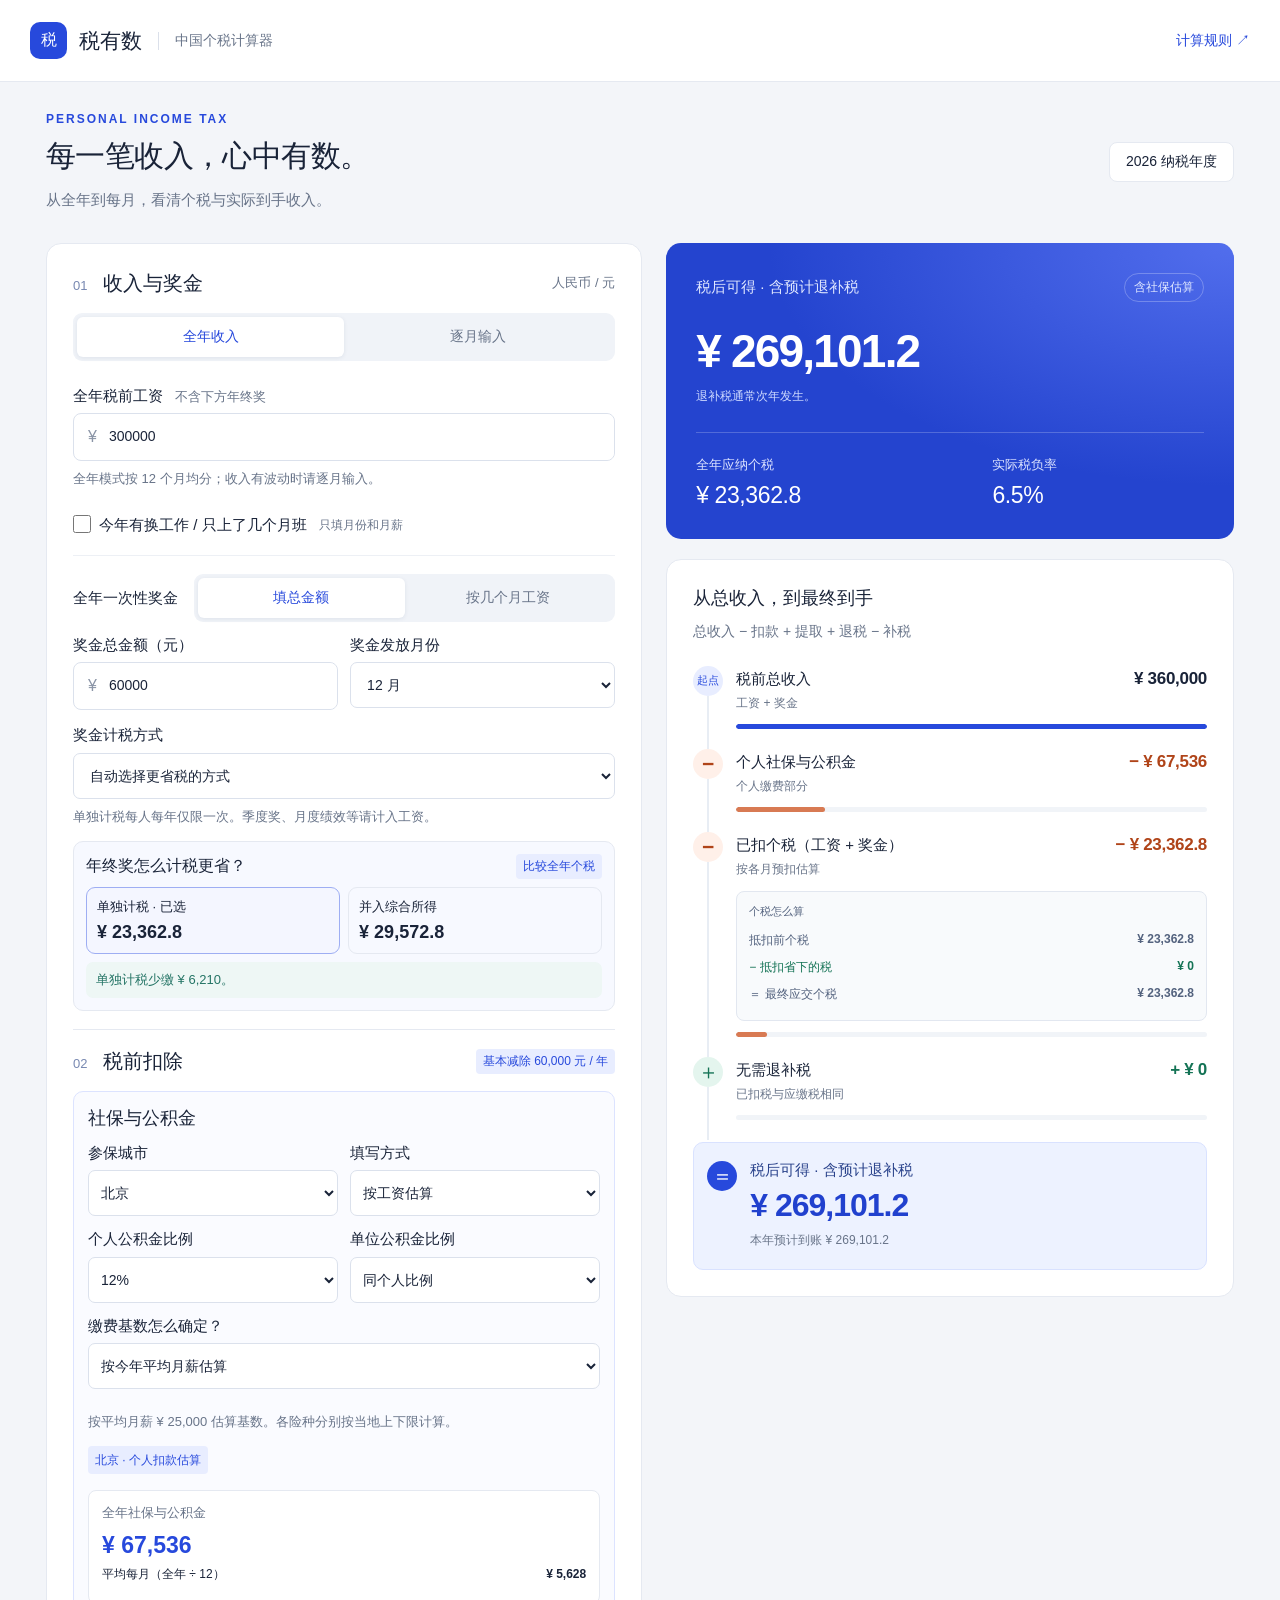
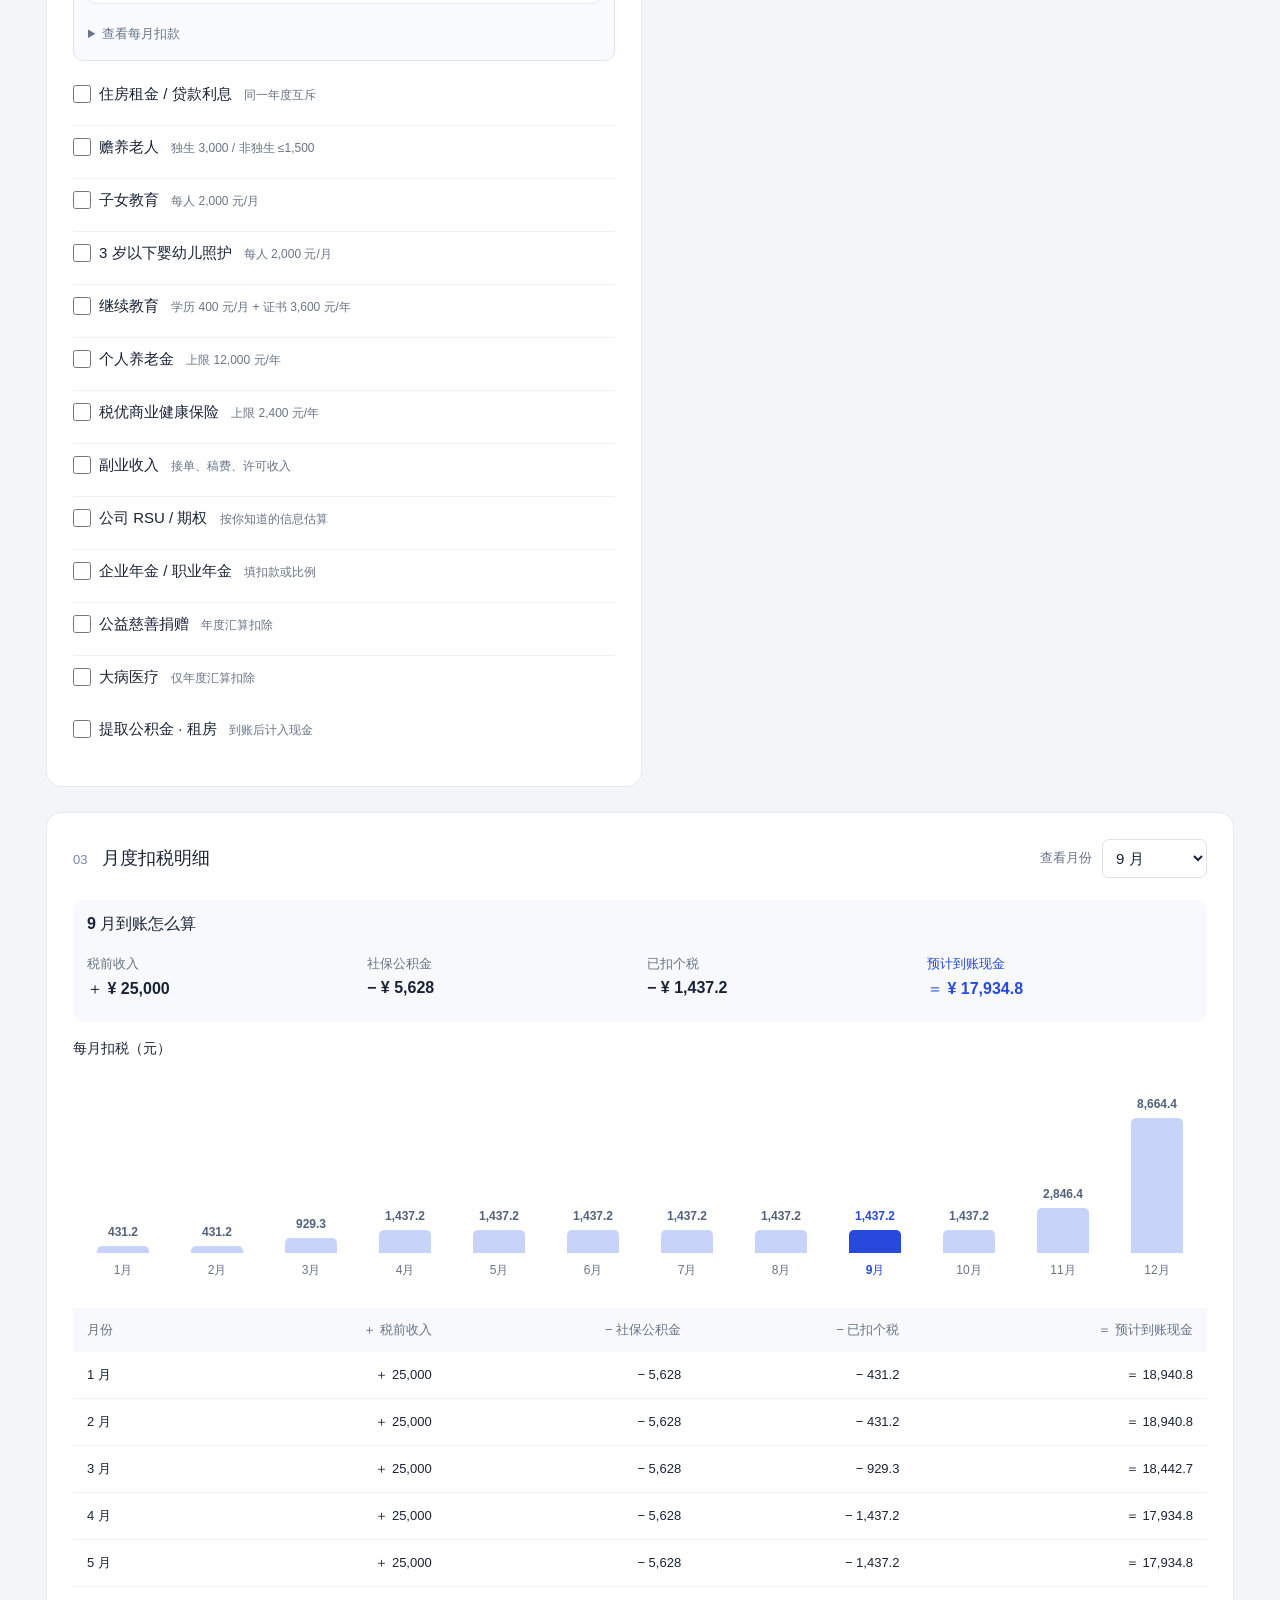
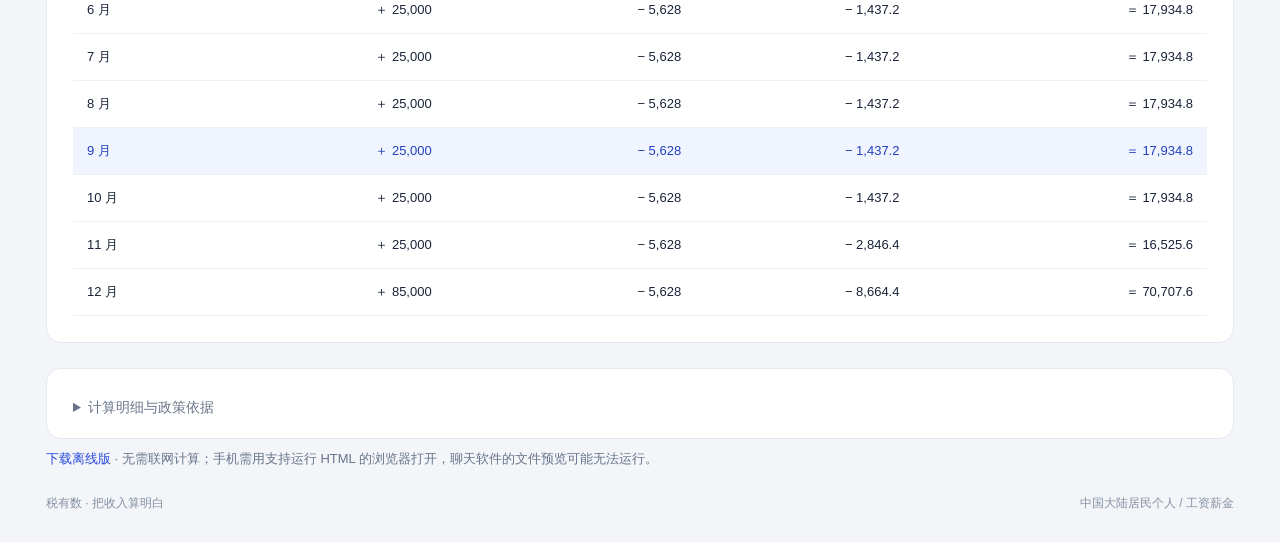
<file: index.html>
<!doctype html>
<html lang="zh-CN"><head><meta charset="utf-8"><meta name="viewport" content="width=device-width,initial-scale=1"><title>税有数 · 中国个税计算器</title><meta name="description" content="计算中国居民工资薪金全年个税与月度累计预扣，比较年终奖计税方案，配置专项附加扣除。"><link rel="icon" type="image/svg+xml" href="data:image/svg+xml,%3Csvg xmlns='http://www.w3.org/2000/svg' viewBox='0 0 32 32'%3E%3Crect width='32' height='32' rx='8' fill='%232749dc'/%3E%3Cpath d='M9 9h14M9 15h5m4 0h5M9 21h5m4 0h5' stroke='white' stroke-width='3'/%3E%3C/svg%3E"><link rel="stylesheet" href="style.css?v=23"></head>
<body><header><div class="brand"><span class="logo">税</span><strong>税有数</strong><span class="brand-sub">中国个税计算器</span></div><a href="#rules">计算规则 ↗</a></header>
<main><div class="intro"><div><div class="eyebrow">PERSONAL INCOME TAX</div><h1>每一笔收入，心中有数。</h1><p>从全年到每月，看清个税与实际到手收入。</p></div><span class="year-tag">2026 纳税年度</span></div>
<div class="workspace"><section class="card inputs"><div class="section-title"><h2><span>01</span> 收入与奖金</h2><span class="muted">人民币 / 元</span></div><div class="segmented" id="input-mode"><button type="button" data-mode="annual" aria-pressed="true">全年收入</button><button type="button" data-mode="monthly" aria-pressed="false">逐月输入</button></div><div id="annual-input"><label for="annual">全年税前工资 <small>不含下方年终奖</small></label><div class="money-input"><span>¥</span><input id="annual" type="number" min="0" max="1000000000" step="0.01" value="300000"></div><p class="hint">全年模式按 12 个月均分；收入有波动时请逐月输入。</p></div><div id="monthly-input" hidden></div><div class="two-col"><div><label for="bonus">全年一次性奖金</label><div class="money-input"><span>¥</span><input id="bonus" type="number" min="0" max="1000000000" step="0.01" value="60000"></div></div><div><label for="bonus-month">奖金发放月份</label><select id="bonus-month"><option value="11">12 月</option></select></div></div><label for="method">奖金计税方式</label><select id="method"><option value="auto">自动选择更省税的方式</option><option value="separate">年终奖单独计税</option><option value="merged">并入全年综合所得</option></select><p class="hint">单独计税每人每年仅限一次。季度奖、月度绩效等请计入工资。</p><section id="comparison" class="bonus-comparison"></section><div id="deductions"></div></section>
<div class="results"><section class="net-card"><div class="net-heading"><span>税后可得 · 含预计退补税</span><span class="pill">实时测算</span></div><div class="net-value" id="net">¥ 0</div><p>退补税通常次年发生。</p><div class="net-bottom"><div>全年应纳个税<strong id="total-tax">¥ 0</strong></div><div>实际税负率<strong id="effective">0%</strong></div></div></section><section class="card" id="breakdown"></section></div></div>
<section class="card monthly-card"><div class="section-title"><h2><span>03</span> 月度扣税明细</h2><label class="month-select">查看月份 <select id="selected-month"></select></label></div><div id="month-summary"></div><h3 class="chart-title">每月扣税（元）</h3><div class="chart" id="chart" aria-label="十二个月预扣个税"></div><div class="table-wrap"><table><thead><tr><th>月份</th><th>税前收入</th><th>社保公积金</th><th>累计应税所得</th><th>工资预扣税</th><th>奖金单独税</th><th>副业预扣估算</th><th>税后收入</th><th>公积金提取</th><th>预计到账现金</th></tr></thead><tbody id="rows"></tbody></table></div></section>
<section class="card rules" id="rules"><h2>计算过程与政策依据</h2><div id="formula"></div><details><summary>适用范围与计算假设</summary><p>适用于中国大陆居民个人、同一单位全年连续任职的工资薪金与一笔符合规定的全年一次性奖金。副业入口覆盖居民劳务报酬、稿酬、特许权使用费；股权入口仅覆盖单位确认符合单独计税条件的股权激励。暂不覆盖经营所得、境外所得、非居民、特殊减免税，以及符合条件的直接减除全年 6 万元等特殊预扣办法。换单位或年中入职可切换实际已扣税核对模式；不模拟多单位扣缴。实际扣缴取决于单位申报记录。</p><p>全年税额为按当前输入测算的法定税额；月度税额为模拟预扣。默认退补税基于模拟；启用实际已扣税时按填写记录核对，满足确认条件时提示汇算免补税。可支配收入不扣日常房租、子女教育、医疗等生活支出；专项附加扣除只是减少应税所得，不是等额返现。个人养老金领取环节的税款不在本次测算中。</p><p>输入仅在当前网页内存中参与运算，刷新即恢复示例；不保存或上传收入数据。默认数值为演示数据，请按真实情况填写。</p></details><details><summary>税率表与官方政策来源 · 核验于 2026-09-20</summary><div id="rate-table"></div><ul><li><a target="_blank" rel="noopener" href="https://www.chinatax.gov.cn/chinatax/n810341/n810760/c3959585/content.html">国家税务总局：工资薪金累计预扣法与税率表</a></li><li><a target="_blank" rel="noopener" href="https://fgk.chinatax.gov.cn/zcfgk/c102416/c5211524/content.html">全年一次性奖金政策（执行至 2027 年 12 月 31 日）</a></li><li><a target="_blank" rel="noopener" href="https://www.chinatax.gov.cn/chinatax/n810219/n810744/n3752930/n3752974/c3963375/content.html">专项附加扣除暂行办法（结合下方提高标准通知）</a></li><li><a target="_blank" rel="noopener" href="https://www.gov.cn/zhengce/202309/content_6901403.htm">2023 年提高“一老一小”扣除标准</a></li><li><a target="_blank" rel="noopener" href="https://fgk.chinatax.gov.cn/zcfgk/c100016/c5237114/content.html">个人养老金每年 12,000 元限额与申报方式</a></li></ul></details><p class="hint">本工具用于个人测算，不代替个人所得税 App 的申报与税务机关核定。</p></section><section class="card rules"><h2>租房提取政策来源 · 核验于 2026-09-20</h2><p>预设覆盖普通租房。多子女、新市民、青年、保障房等优惠可能不同，可选择已核准额度填写。广州备案租房需填写中心核准上限；北京与广州简化方式的 2,000 元都是上限，不是最低到账保障。</p><p><a href="https://gjj.beijing.gov.cn/web/zwgk61/2024zcwj/436433464/436433466/436439104/index.html" target="_blank" rel="noopener">北京租房提取</a> · <a href="https://www.shzfgjj.cn/html/newxxgk/zcwj/gfxwj/224701.html" target="_blank" rel="noopener">上海租赁提取</a> · <a href="https://www.gz.gov.cn/gfxwj/sbmgfxwj/gzzfgjjglzx/content/post_9994206.html" target="_blank" rel="noopener">广州提取额度调整</a> · <a href="https://www.sz.gov.cn/cn/xxgk/zfxxgj/zwdt/content/post_12745504.html" target="_blank" rel="noopener">深圳租房提取</a></p><p>公积金提取属于账户资金转出，不增加本工具的应税工资，不改变租金专项附加扣除。全年到账现金按本年月度预扣税计算，汇算退补税通常次年发生，不提前计入本年现金。提取明细包含直付房东部分，到账现金只包含转入本人银行卡部分。</p></section><p class="hint"><a href="offline.html" download="税有数-离线版.html">下载离线版</a> · 无需联网计算；手机需用支持运行 HTML 的浏览器打开，聊天软件的文件预览可能无法运行。</p><footer><span>税有数 · 把收入算明白</span><span>中国大陆居民个人 / 工资薪金</span></footer></main><script type="module" src="app.mjs?v=23"></script></body></html>
</file>
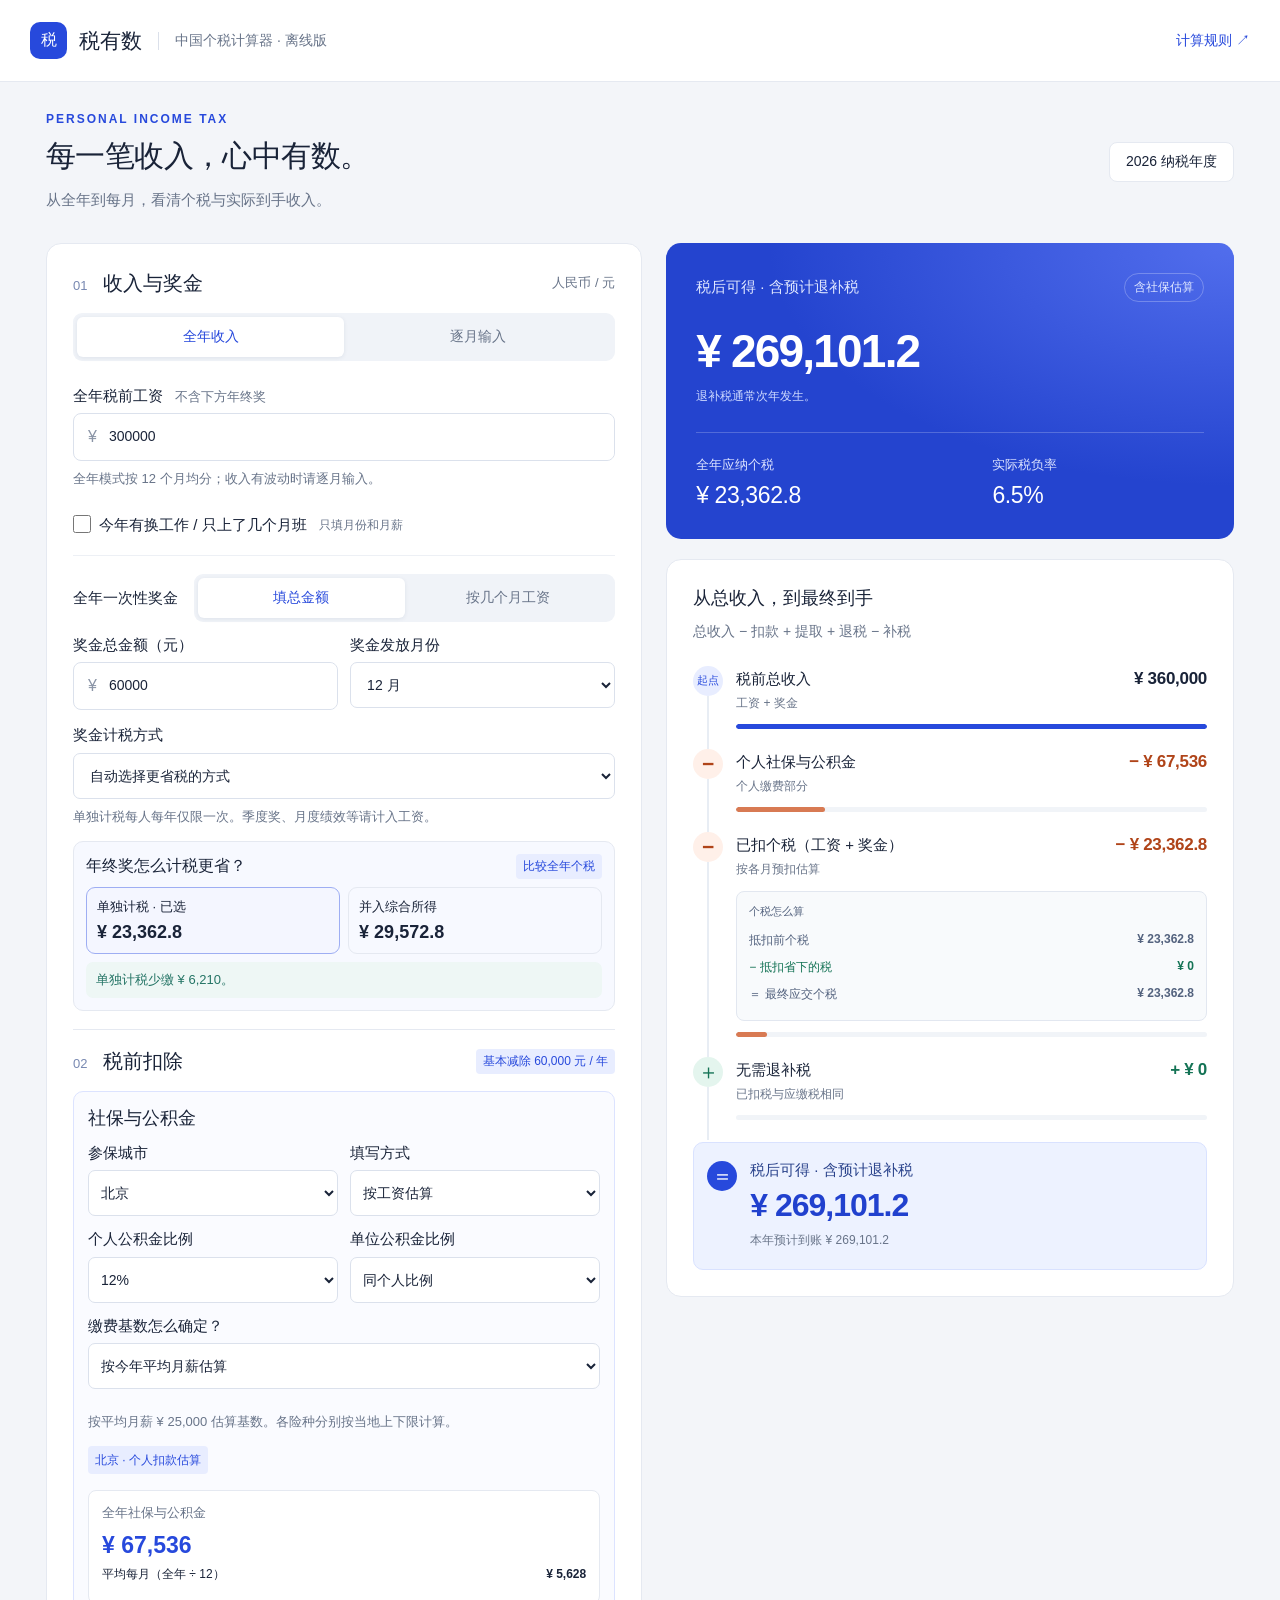
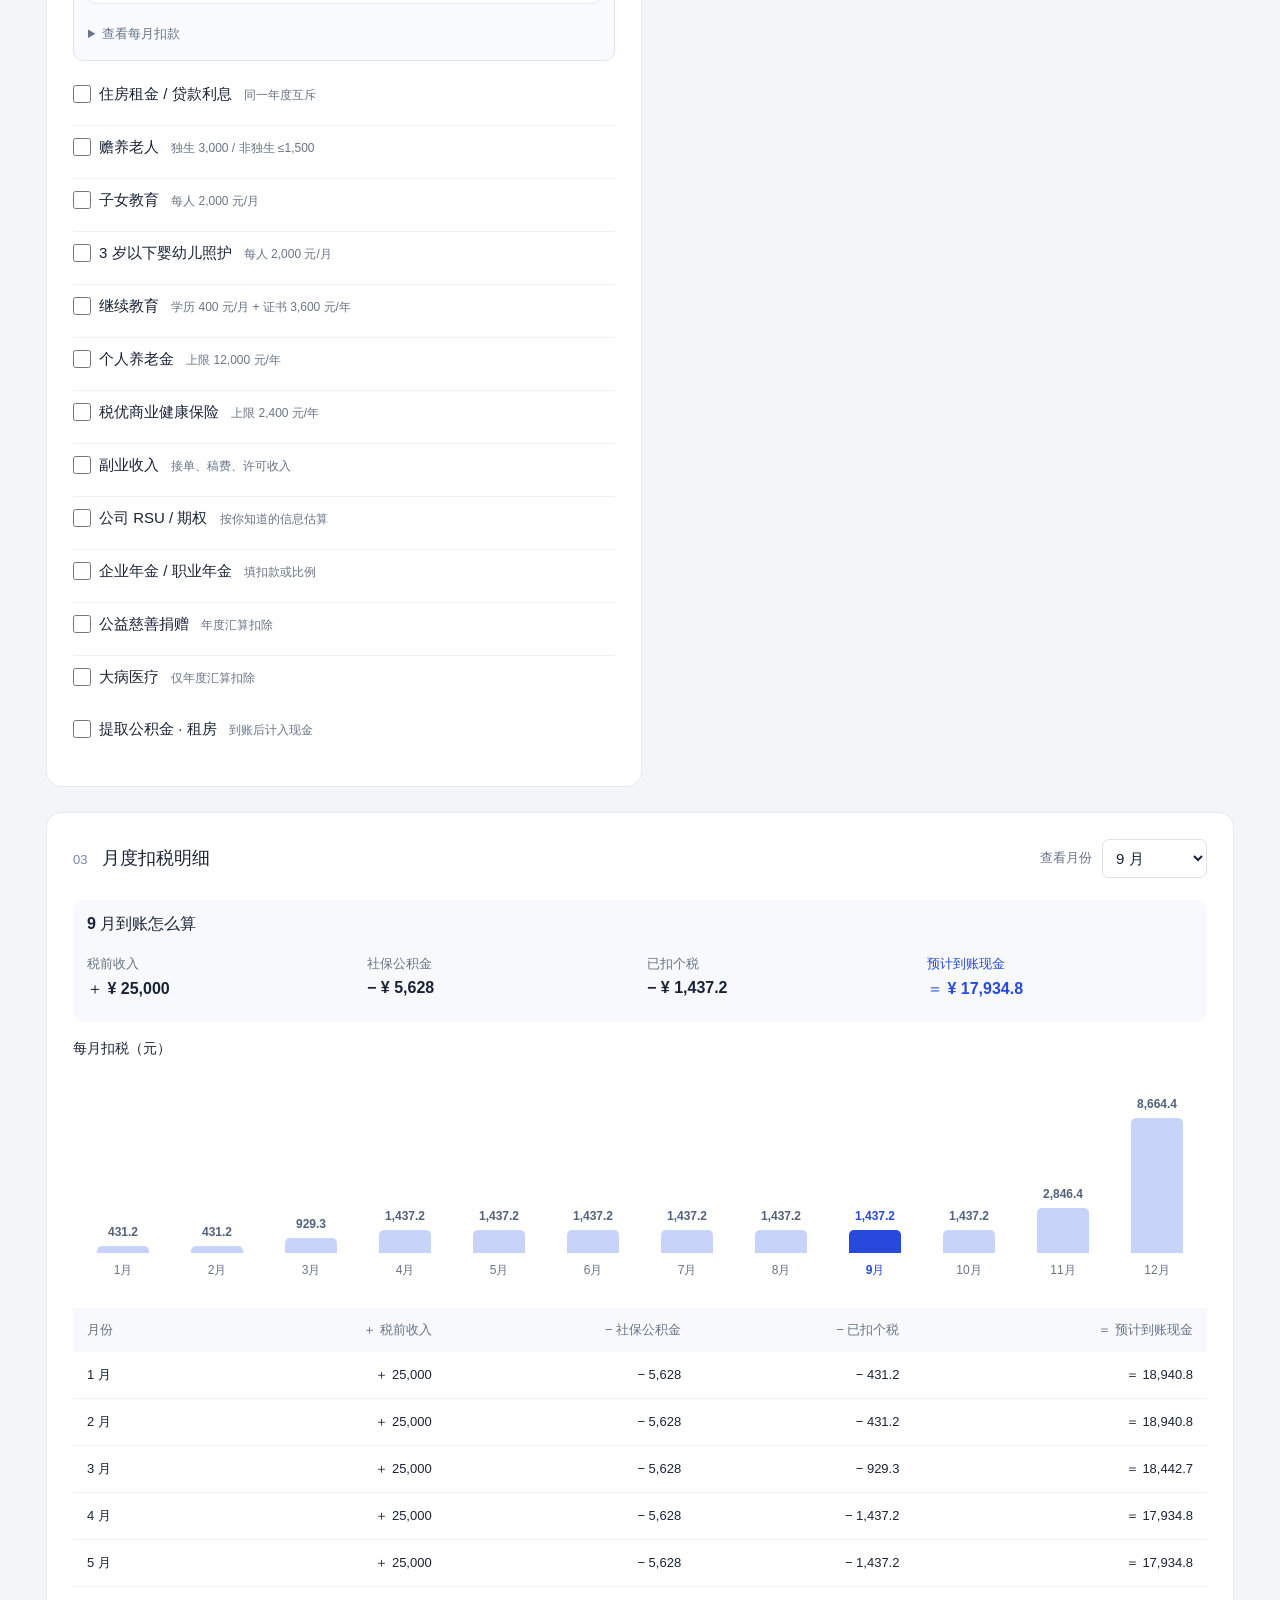
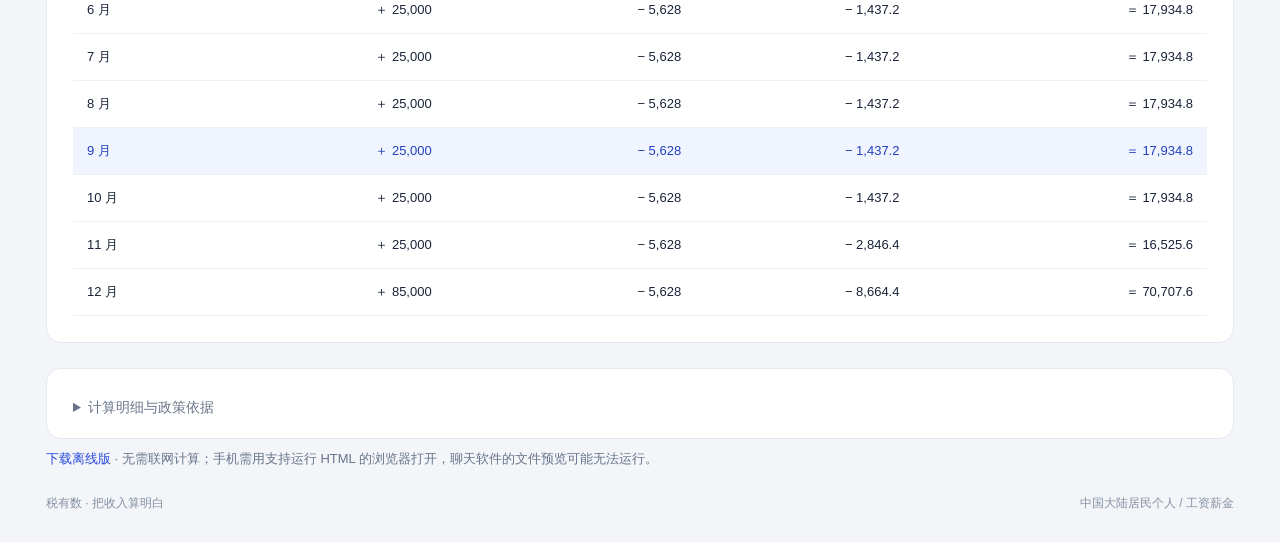
<file: offline.html>
<!doctype html>
<html lang="zh-CN"><head><meta charset="utf-8"><meta name="viewport" content="width=device-width,initial-scale=1"><title>离线版 · 税有数 · 中国个税计算器</title><meta name="description" content="计算中国居民工资薪金全年个税与月度累计预扣，比较年终奖计税方案，配置专项附加扣除。"><link rel="icon" type="image/svg+xml" href="data:image/svg+xml,%3Csvg xmlns='http://www.w3.org/2000/svg' viewBox='0 0 32 32'%3E%3Crect width='32' height='32' rx='8' fill='%232749dc'/%3E%3Cpath d='M9 9h14M9 15h5m4 0h5M9 21h5m4 0h5' stroke='white' stroke-width='3'/%3E%3C/svg%3E"><style>:root{font-family:Inter,"PingFang SC","Microsoft YaHei",sans-serif;color:#192338;background:#f3f5f9;font-size:16px;font-synthesis:none;--blue:#2749dc;--muted:#687489;--line:#e5e9f1}*{box-sizing:border-box}body{margin:0}header{height:82px;background:#fff;border-bottom:1px solid var(--line);display:flex;align-items:center;justify-content:space-between;padding:0 max(30px,calc((100vw - 1240px)/2))}.brand{display:flex;align-items:center;gap:12px}.logo{background:var(--blue);color:#fff;width:37px;height:37px;display:grid;place-items:center;border-radius:10px;font-weight:700}.brand strong{font-size:21px}.brand-sub{border-left:1px solid #dbe0ea;padding-left:16px;margin-left:4px;color:var(--muted);font-size:14px}a{color:var(--blue);text-decoration:none}header a{font-size:14px}main{max-width:1240px;margin:auto;padding:38px 0 20px}.intro{display:flex;justify-content:space-between;align-items:center;margin-bottom:30px}.eyebrow{font-size:12px;letter-spacing:2px;font-weight:700;color:var(--blue)}h1{font-size:30px;letter-spacing:-.6px;margin:10px 0}p{line-height:1.7}.intro p{color:var(--muted);margin:0;font-size:15px}.year-tag{background:#fff;border:1px solid var(--line);padding:10px 16px;border-radius:8px;font-size:14px}.workspace{display:grid;grid-template-columns:minmax(0,1.05fr) minmax(0,1fr);gap:24px;align-items:start}.card{background:#fff;border:1px solid var(--line);border-radius:15px;padding:26px}.section-title{display:flex;justify-content:space-between;align-items:center;gap:12px;margin-bottom:22px}h2{font-size:18px;margin:0;font-weight:650}h2 span{color:#7788b1;font-size:13px;margin-right:10px;font-weight:500}.muted,.hint{color:var(--muted);font-size:13px}.hint{margin:9px 0 20px;line-height:1.75}.segmented{display:flex;background:#f0f3f8;padding:4px;border-radius:9px;margin-bottom:24px}.segmented button{flex:1;background:transparent;border:0;border-radius:6px;padding:11px;font-size:14px;color:var(--muted);cursor:pointer}.segmented button[aria-pressed=true]{background:#fff;color:var(--blue);font-weight:650;box-shadow:0 1px 4px #1b315915}label{display:block;font-size:14px;margin-bottom:9px}label small{font-size:12px;color:var(--muted);margin-left:8px}.money-input{display:flex;align-items:center;border:1px solid #dbe1ec;border-radius:8px;overflow:hidden;background:#fff}.money-input span{padding-left:14px;color:#8a94a6}.money-input input{border:0!important;width:100%;min-width:0}input,select{font:inherit;font-size:15px;border:1px solid #dbe1ec;border-radius:7px;padding:12px;min-width:0;color:#192338;background:#fff;width:100%;font-variant-numeric:tabular-nums}input:focus,select:focus{outline:2px solid #90a4ff;outline-offset:1px}input:invalid{outline:2px solid #d84949}input[type=checkbox]{width:18px;height:18px;accent-color:var(--blue);padding:0}button{font:inherit}button:focus-visible,a:focus-visible,summary:focus-visible{outline:3px solid #8099ff;outline-offset:3px}.two-col{display:grid;grid-template-columns:1fr 1fr;gap:18px;margin-bottom:22px}.results{display:grid;gap:20px}.net-card{padding:30px;border-radius:15px;background:#2444cf;color:#fff;position:relative;overflow:hidden;background-image:radial-gradient(ellipse at 100% 0%,#526eed 0,transparent 58%)}.net-heading{display:flex;justify-content:space-between;align-items:center;font-size:15px;color:#e1e8ff}.pill{border:1px solid #ffffff40;font-size:12px;padding:5px 9px;border-radius:20px}.net-value{font-size:46px;letter-spacing:-1.8px;font-weight:650;margin:22px 0 8px;font-variant-numeric:tabular-nums;overflow-wrap:anywhere}.net-card p{font-size:12px;color:#d0dbff;margin:0 0 26px}.net-bottom{border-top:1px solid #ffffff35;padding-top:23px;display:grid;grid-template-columns:1.4fr 1fr;font-size:13px;color:#dce3ff}.net-bottom strong{display:block;color:#fff;font-size:23px;font-weight:500;margin-top:8px;letter-spacing:-.4px}.ledger-row{display:flex;justify-content:space-between;align-items:baseline;gap:20px;padding:10px 0;font-size:14px}.ledger-row strong{font-weight:550;font-variant-numeric:tabular-nums}.ledger-row.total{border-top:1px solid var(--line);margin-top:8px;padding-top:18px}.stackbar{display:flex;height:9px;border-radius:6px;overflow:hidden;margin:22px 0 18px;background:#f0f2f6}.stackbar span{height:100%}.legend{font-size:12px;color:var(--muted);display:flex;gap:18px;flex-wrap:wrap}.legend i{display:inline-block;width:8px;height:8px;border-radius:2px;margin-right:5px}.compare-grid{display:grid;grid-template-columns:1fr 1fr;gap:12px;margin:20px 0 12px}.compare-option{border:1px solid var(--line);padding:16px;border-radius:9px;font-size:14px}.compare-option.active{border-color:#9eaef3;background:#f4f6ff}.compare-option strong{display:block;margin-top:12px;font-size:21px;font-weight:600}.tag{font-size:12px;background:#e8edff;color:var(--blue);padding:4px 7px;border-radius:4px}.notice{font-size:13px;line-height:1.7;background:#eef7f5;color:#247465;padding:12px 14px;border-radius:7px}.deduction-section{border-top:1px solid var(--line);margin-top:26px;padding-top:25px}.deduction-block{padding:17px 0;border-bottom:1px solid #edf0f5}.deduction-block:last-child{border:0}.deduction-top{display:flex;justify-content:space-between;align-items:center;gap:12px}.deduction-top label{margin:0;display:flex;align-items:center;gap:10px;font-weight:550}.deduction-top>span{font-size:12px;color:var(--muted)}.deduction-body{margin-top:14px}.deduction-body .two-col{margin-bottom:12px}.range{display:flex;align-items:center;gap:8px;margin:10px 0;font-size:13px;color:var(--muted)}.range select{padding:8px;width:auto;flex:1}.compact-grid{display:grid;grid-template-columns:repeat(3,1fr);gap:12px}.compact-grid label{font-size:12px;color:var(--muted)}.compact-grid input{padding:9px}.monthly-card{margin-top:25px}.month-select{display:flex;align-items:center;gap:10px;margin:0;color:var(--muted);font-size:13px}.month-select select{width:105px;padding:9px}.month-stats{display:grid;grid-template-columns:repeat(4,1fr);background:#f7f9fc;border-radius:9px;padding:21px;gap:15px}.month-stats label{color:var(--muted);font-size:13px}.month-stats strong{font-size:23px;font-weight:550;font-variant-numeric:tabular-nums}.chart{display:flex;gap:14px;height:170px;align-items:stretch;margin:25px 10px 15px}.bar-col{flex:1;display:flex;flex-direction:column;justify-content:flex-end;align-items:center;gap:9px;min-width:0;background:none;border:0;padding:0;cursor:pointer;color:var(--muted);font-size:12px}.bar-track{height:135px;display:flex;align-items:flex-end;width:100%;justify-content:center}.bar{background:#c8d3fa;border-radius:5px 5px 0 0;width:65%;min-height:3px;transition:height .2s}.bar-col[aria-pressed=true] .bar{background:var(--blue)}.bar-col[aria-pressed=true]{color:var(--blue);font-weight:700}.table-wrap{overflow-x:auto}table{width:100%;border-collapse:collapse;font-size:13px;font-variant-numeric:tabular-nums;white-space:nowrap}th{text-align:right;color:var(--muted);font-weight:500;background:#f7f9fc;padding:13px 14px}td{text-align:right;padding:14px;border-bottom:1px solid #edf0f5}th:first-child,td:first-child{text-align:left}tr.selected{background:#f0f4ff;color:#2140bc}.rules{margin-top:25px}.rules h2{margin-bottom:20px}.formula-box{background:#f7f9fc;padding:18px 20px;border-radius:9px;font-size:14px;line-height:1.9}.formula-box strong{color:var(--blue)}details{border-bottom:1px solid var(--line);padding:18px 0;font-size:14px;line-height:1.8}summary{cursor:pointer;font-weight:550}details p{color:var(--muted)}li{margin:8px 0}footer{display:flex;justify-content:space-between;color:#8590a2;font-size:12px;margin:24px 0 0}.error{background:#fff0ef;color:#b42318;padding:12px;border-radius:8px;font-size:14px}.section-title .hint{margin:0}[hidden]{display:none!important}@media(max-width:1300px){main{padding:30px 26px}}@media(max-width:800px){.workspace{grid-template-columns:1fr}.intro{align-items:start;gap:12px}h1{font-size:25px}.year-tag{font-size:12px;white-space:nowrap;padding:8px}.net-value{font-size:40px}.month-stats{grid-template-columns:1fr 1fr}.results{gap:16px}.brand-sub{display:none}}@media(max-width:480px){header{height:66px;padding:0 18px}main{padding:25px 14px}.intro{display:block}.year-tag{display:inline-block;margin-top:16px}.card,.net-card{padding:20px}.two-col{gap:12px}.compact-grid{grid-template-columns:repeat(2,1fr)}.section-title{flex-wrap:wrap}.chart{gap:6px;margin-left:0;margin-right:0}.month-stats strong{font-size:19px}.net-value{font-size:35px}.compare-option{padding:12px}.compare-option strong{font-size:18px}footer{gap:15px;line-height:1.7}.deduction-top>span{max-width:130px;text-align:right}}
:root .add-btn{border:1px solid #dbe1ec;background:#f7f9fc;color:var(--blue);font-size:13px;padding:10px 12px;border-radius:7px;cursor:pointer;margin-top:12px}
.uniform-pay{background:#f4f6ff;border:1px solid #dce3ff;border-radius:9px;padding:16px;margin-bottom:20px}.uniform-controls{display:flex;gap:10px}.uniform-controls input{flex:1;width:0}.uniform-controls button{border:0;border-radius:7px;background:var(--blue);color:#fff;padding:10px 14px;font-size:14px;cursor:pointer}.uniform-pay .hint{margin-bottom:0}.chart{height:210px;overflow-x:auto;padding-top:30px;padding-bottom:14px;align-items:flex-end}.bar-col{flex:1 0 76px}.bar-track{flex-shrink:0}.bar{position:relative}.bar-value{position:absolute;bottom:calc(100% + 7px);left:50%;transform:translateX(-50%);font-size:12px;white-space:nowrap;color:#53627e;font-weight:550;font-variant-numeric:tabular-nums}.bar-col[aria-pressed=true] .bar-value{color:var(--blue);font-weight:700}@media(max-width:480px){.uniform-controls{flex-direction:column}.uniform-controls input{width:100%;flex:auto}}
.social-panel{border:1px solid #dce3ff;border-radius:10px;padding:18px;background:#fafbff;margin-bottom:22px}.social-panel h3{font-size:16px;margin:0 0 18px}.social-panel>div>select,.social-panel>div>div>select{margin-bottom:15px}.social-panel .two-col{margin-top:14px;margin-bottom:6px}.social-panel .two-col select{margin:0}.social-periods{display:grid;grid-template-columns:1fr 1fr;gap:14px;margin-top:16px}.social-periods>div{background:#fff;border:1px solid var(--line);border-radius:8px;padding:13px}.social-periods h4{font-size:13px;color:var(--muted);font-weight:500;margin:0 0 10px}.social-total{font-size:23px;color:var(--blue);font-variant-numeric:tabular-nums}.social-periods .ledger-row{font-size:12px;gap:7px;padding:7px 0;flex-wrap:wrap}.social-periods .hint{margin:10px 0}.social-estimate-result .tag{display:inline-block;white-space:normal;line-height:1.7}.employer-note{font-size:12px;color:var(--muted);border-top:1px solid var(--line);padding-top:10px;margin-top:8px;line-height:1.8}.social-panel details{font-size:13px}.social-panel select{max-width:100%}@media(max-width:580px){.social-periods{grid-template-columns:1fr}.social-panel .two-col{grid-template-columns:1fr}.social-panel{padding:14px}.social-periods .ledger-row{font-size:14px}}
.cash-intro{font-size:14px;color:var(--muted);margin:10px 0 22px}.cash-equation{display:grid;gap:0}.cash-step{display:flex;gap:13px;position:relative;padding-bottom:20px}.cash-sign{flex:0 0 30px;height:30px;display:grid;place-items:center;border-radius:50%;background:#edf1fa;color:#506180;font-size:21px;font-weight:600;z-index:1}.cash-step:not(:last-child):before{content:'';position:absolute;left:14px;top:30px;bottom:0;border-left:2px solid #e8edf4}.cash-step.start .cash-sign{font-size:11px;background:#e8edff;color:#2749dc}.cash-item{min-width:0;flex:1;padding-top:3px}.cash-line{display:flex;justify-content:space-between;align-items:baseline;gap:12px;font-size:15px}.cash-line strong{white-space:nowrap;font-size:17px;letter-spacing:-.3px;font-variant-numeric:tabular-nums}.cash-item small{display:block;color:var(--muted);font-size:12px;line-height:1.6;margin-top:5px}.cash-meter{height:5px;background:#f1f4f8;border-radius:4px;overflow:hidden;margin-top:11px}.cash-meter i{display:block;height:100%;background:#2749dc;border-radius:4px}.cash-step.minus .cash-sign{background:#fff0e9;color:#b04419}.cash-step.minus strong{color:#b04419}.cash-step.minus .cash-meter i{background:#d87a53}.cash-step.plus .cash-sign{background:#e4f5ee;color:#147355}.cash-step.plus strong{color:#147355}.cash-step.plus .cash-meter i{background:#26936f}.cash-final{background:#edf2ff;border:1px solid #d9e2ff;border-radius:10px;padding:18px 13px;margin-top:2px}.cash-final .cash-sign{background:#2749dc;color:#fff}.cash-final .cash-item{padding:0}.cash-final .cash-item>span{font-size:15px;color:#29428b}.cash-final strong{display:block;color:#2141ce;font-size:32px;letter-spacing:-1px;font-variant-numeric:tabular-nums;margin:7px 0;overflow-wrap:anywhere}.cash-footnote{margin:16px 0 0}.cash-settlement{font-size:13px;padding-bottom:0;border-bottom:0;margin-top:4px}.cash-settlement summary{color:#53627e}@media(max-width:480px){.cash-line{flex-wrap:wrap;gap:5px}.cash-line strong{margin-left:auto}.cash-final strong{font-size:28px}.cash-step{gap:10px}.cash-intro{font-size:13px}}

.equation-panel{margin-top:24px;border-top:1px solid var(--line);padding-top:22px;color:#192338;background:transparent}.equation-panel h3{font-size:16px;margin:0 0 14px}.equation-row{display:grid;grid-template-columns:20px minmax(0,1fr) auto;align-items:baseline;gap:9px;padding:10px 0;font-size:14px}.equation-row strong{font-variant-numeric:tabular-nums;white-space:nowrap}.equation-sign{font-size:18px;color:#77839a}.equation-total{border-top:1px solid var(--line);margin-top:4px;font-weight:600}.equation-row.positive strong{color:#147355}.equation-row.negative strong{color:#b04419}.settlement-cash{background:#f3f6ff;padding:12px;border-radius:8px;margin:14px 0}.settlement-cash .equation-total{border:0;margin:0}.settlement-cash small,.result-note{display:block;color:var(--muted);font-size:12px;line-height:1.6;margin-top:10px}.minor-details,.policy-details{font-size:12px;color:var(--muted);border:0;padding-bottom:0}.minor-details .ledger-row{font-size:12px}.policy-details>summary{font-size:14px}.policy-details details,.policy-details p,.policy-details .formula-box{font-size:12px}.rules:has(>.policy-details){padding-top:8px;padding-bottom:18px}@media(max-width:350px){.equation-row{grid-template-columns:18px minmax(0,1fr);gap:5px}.equation-row strong{grid-column:2;text-align:right}.settlement-cash{padding:10px}}

.tax-inline{margin:12px 0 4px;padding:12px;border:1px solid #e2e7f0;border-radius:8px;background:#f8fafc;font-size:12px;color:#53627e}.tax-inline-title{font-size:11px;margin-bottom:8px}.tax-inline>div:not(.tax-inline-title),.tax-inline details div{display:flex;justify-content:space-between;gap:10px;padding:5px 0;flex-wrap:wrap}.tax-inline b{font-weight:550;white-space:nowrap;margin-left:auto;font-variant-numeric:tabular-nums}.tax-inline .tax-saving{color:#147355}.tax-inline details{margin-top:6px;padding-top:8px}.cash-settlement{margin:0;padding-bottom:20px}.cash-final .cash-item small{font-size:12px}

.social-periods>div:only-child{grid-column:1/-1}.hint:empty{display:none}

.bonus-comparison{margin:18px 0 26px;padding:16px;background:#f7f9ff;border:1px solid var(--line);border-radius:10px}.bonus-comparison h3{font-size:16px;margin:0}.bonus-comparison .section-title{flex-wrap:wrap;gap:8px}.bonus-comparison .compare-option{padding:12px}.bonus-comparison .compare-option strong{font-size:20px}.bonus-comparison .notice{margin-top:12px}

.bonus-comparison .compare-grid{grid-template-columns:repeat(2,minmax(0,1fr))}.bonus-comparison .compare-option{min-width:0;overflow-wrap:anywhere}.chart-title{font-size:14px;margin:18px 0 4px}@media(max-width:480px){.bonus-comparison .compare-grid{grid-template-columns:1fr}}

.month-equation{background:#f7f9fc;border-radius:10px;padding:18px}.month-equation h3{font-size:16px;margin:0 0 12px}.month-cash-row{display:flex;align-items:baseline;justify-content:space-between;gap:14px;padding:10px 0;font-size:14px}.month-cash-row strong{white-space:nowrap;font-variant-numeric:tabular-nums}.month-cash-row.total{border-top:1px solid var(--line);margin-top:6px;padding-top:16px;color:var(--blue);font-weight:650}@media(max-width:380px){.month-cash-row{flex-wrap:wrap;gap:4px}.month-cash-row strong{margin-left:auto}}

/* Small-screen forms keep readable controls and a single primary column. */
.workspace>* , .two-col>* , .compact-grid>*{min-width:0}
input[type=checkbox]{flex-shrink:0}
@media(max-width:680px){
 main{padding:24px 14px}.card,.net-card{padding:18px;border-radius:12px}
 .two-col,.social-panel .two-col{grid-template-columns:minmax(0,1fr);gap:16px}
 input:not([type=checkbox]),select{font-size:16px;min-height:46px;max-width:100%;padding:11px 10px}
 input[type=date]{display:block;min-width:0;width:100%}
 .money-input input{min-height:44px}
 .deduction-top{display:block}.deduction-top label{min-height:32px;line-height:1.5;align-items:flex-start}
 .deduction-top label input{margin-top:3px}.deduction-top>span{display:block;max-width:none;text-align:left;margin:3px 0 0 28px;line-height:1.5}
 .range{display:grid;grid-template-columns:minmax(0,1fr) auto minmax(0,1fr);gap:8px}
 .range>span:first-child{grid-column:1/-1}.range select{width:100%;padding:10px}
 .month-select{width:100%;justify-content:space-between}.month-select select{width:130px}
 .net-heading{flex-wrap:wrap;gap:8px}.net-bottom{grid-template-columns:minmax(0,1fr) minmax(0,1fr);gap:10px}.net-bottom strong{font-size:20px;overflow-wrap:anywhere}
 .ledger-row{gap:10px;flex-wrap:wrap}.ledger-row strong{margin-left:auto;overflow-wrap:anywhere}
 .social-total{font-size:25px;overflow-wrap:anywhere}.social-panel{padding:13px}
 .month-equation{padding:14px}.month-cash-row{flex-wrap:wrap;gap:5px}.month-cash-row strong{margin-left:auto}
 .cash-final{padding:14px 10px}.cash-final strong{font-size:clamp(24px,7vw,32px)}
 .table-wrap{max-width:100%;-webkit-overflow-scrolling:touch}th,td{padding:12px 10px}
 .table-wrap th:first-child,.table-wrap td:first-child{position:sticky;left:0;background:#fff;z-index:1}.table-wrap tr.selected td:first-child{background:#f0f4ff}
 .section-title{flex-wrap:wrap}.tag{white-space:normal;line-height:1.5}.bonus-comparison{padding:12px}
 .bonus-comparison .compare-grid{grid-template-columns:1fr}.segmented button,.add-btn,summary{min-height:44px}
 .hint,summary,.notice,.formula-box{overflow-wrap:anywhere}footer{flex-wrap:wrap}
}
/* Keep entered values subordinate to section headings. */
.inputs label,.inputs .compact-grid label{font-size:16px;line-height:1.5}
.inputs input:not([type=checkbox]),.inputs select{font-size:15px;font-weight:400;line-height:1.4;min-height:46px}
.inputs h2{font-size:20px}.inputs h3{font-size:18px}
.inputs label small{font-size:13px}
.bonus-input-title{margin:24px 0 12px}.bonus-month-only{grid-template-columns:minmax(0,1fr)}
.bonus-follow{display:flex;align-items:center;gap:8px}.bonus-follow input{margin:0}
#bonus-entry-mode{margin-bottom:16px}#bonus-months-fields .notice{font-size:15px;overflow-wrap:anywhere}
@media(max-width:700px){.inputs input:not([type=checkbox]),.inputs select{font-size:16px}}
/* Compact related controls without shrinking touch targets. */
.inputs .two-col{gap:12px;margin-bottom:14px}
.inputs label{margin-bottom:6px;font-size:14px}
.inputs .hint{margin:7px 0 12px}
.inputs .section-title{margin-bottom:16px}
.inputs .deduction-section{margin-top:18px;padding-top:18px}
.inputs .deduction-block{padding:10px 0}
.inputs .deduction-top{display:block}
.inputs .deduction-top label{display:block;min-height:32px;margin:0;line-height:1.8;font-size:15px;font-weight:550;cursor:pointer}
.inputs .deduction-top label input{display:inline-block;vertical-align:middle;margin:0 8px 2px 0;flex:none}
.inputs .deduction-top small{display:inline;color:var(--muted);font-size:12px;font-weight:400;margin:0 0 0 8px;line-height:1.5}
.social-panel{padding:14px;margin-bottom:12px}
.social-panel h3{margin-bottom:12px}
.social-panel .two-col{grid-template-columns:repeat(2,minmax(0,1fr));margin-top:0;margin-bottom:12px}
.social-panel .two-col>div{min-width:0}
.social-panel .two-col label{font-size:13px}
.social-panel select{padding-left:8px;padding-right:4px}
.social-panel .social-basics select{margin:0}
.bonus-comparison{margin:12px 0 18px;padding:12px}
.inputs .bonus-comparison h3{font-size:16px}
.bonus-comparison .section-title{margin-bottom:8px}
.bonus-comparison .compare-grid{grid-template-columns:repeat(2,minmax(0,1fr));gap:8px;margin:8px 0}
.bonus-comparison .compare-option{padding:10px;font-size:13px}
.bonus-comparison .compare-option strong{font-size:18px;margin-top:6px}
.bonus-comparison .notice{margin-top:8px;padding:7px 10px}
@media(min-width:480px){.inputs .two-col{grid-template-columns:repeat(2,minmax(0,1fr))}.inputs .bonus-month-only{grid-template-columns:1fr}}
@media(max-width:359px){.social-panel .two-col{grid-template-columns:1fr}.bonus-comparison .compare-option{padding:8px}.bonus-comparison .compare-option strong{font-size:16px}}
.bonus-input-header{display:flex;flex-wrap:wrap;align-items:center;gap:10px 16px;margin:18px 0 12px}
.bonus-input-header .bonus-input-title{margin:0;flex:none}
.bonus-input-header #bonus-entry-mode{flex:1 1 230px;margin:0;min-width:0}
.bonus-input-header .segmented button{padding:8px;min-height:40px;white-space:nowrap}
#bonus-months-fields .two-col{grid-template-columns:repeat(2,minmax(0,1fr));gap:12px}
#bonus-months-fields .two-col>div{min-width:0}
#bonus-months-fields .notice{margin:8px 0 12px;padding:8px 10px;font-size:13px}
.month-equation{padding:14px}
.month-cash-grid{display:grid;grid-template-columns:repeat(auto-fit,minmax(125px,1fr));gap:8px 14px;align-items:stretch}
.month-cash-grid .month-cash-row{display:flex;flex-direction:column;align-items:flex-start;justify-content:flex-start;gap:6px;padding:8px 0;min-width:0;font-size:13px}
.month-cash-grid .month-cash-row>span{color:var(--muted)}
.month-cash-grid .month-cash-row strong{margin:0;font-size:16px;white-space:nowrap}
.month-cash-grid .month-cash-row.wide{grid-column:span 2}
.month-cash-grid .month-cash-row.total{border:0;margin:0;padding:8px 0}
.month-cash-grid .month-cash-row.total>span{color:var(--blue)}
@media(min-width:480px){.monthly-card>.section-title{flex-wrap:nowrap}.monthly-card .month-select{width:auto;justify-content:flex-end;white-space:nowrap}}
@media(max-width:359px){.month-cash-grid{grid-template-columns:repeat(2,minmax(0,1fr));gap:8px}.month-cash-grid .month-cash-row strong{font-size:14px}#bonus-months-fields label{font-size:13px}}
/* Field names remain larger than every editable value. */
.inputs label,.inputs .compact-grid label,.inputs .social-panel .two-col label,#bonus-months-fields label,.inputs .deduction-top label,.inputs .bonus-input-title{font-size:15px;font-weight:500;line-height:1.5}
.inputs input:not([type=checkbox]),.inputs select{font-size:14px}
.inputs .deduction-top .deduction-name{display:inline-block;max-width:100%;vertical-align:middle}
.inputs .deduction-top small{display:inline-block;max-width:100%;vertical-align:middle;white-space:normal;word-break:normal;overflow-wrap:normal}
</style></head>
<body><header><div class="brand"><span class="logo">税</span><strong>税有数</strong><span class="brand-sub">中国个税计算器 · 离线版</span></div><a href="#rules">计算规则 ↗</a></header>
<main><div class="intro"><div><div class="eyebrow">PERSONAL INCOME TAX</div><h1>每一笔收入，心中有数。</h1><p>从全年到每月，看清个税与实际到手收入。</p></div><span class="year-tag">2026 纳税年度</span></div>
<div class="workspace"><section class="card inputs"><div class="section-title"><h2><span>01</span> 收入与奖金</h2><span class="muted">人民币 / 元</span></div><div class="segmented" id="input-mode"><button type="button" data-mode="annual" aria-pressed="true">全年收入</button><button type="button" data-mode="monthly" aria-pressed="false">逐月输入</button></div><div id="annual-input"><label for="annual">全年税前工资 <small>不含下方年终奖</small></label><div class="money-input"><span>¥</span><input id="annual" type="number" min="0" max="1000000000" step="0.01" value="300000"></div><p class="hint">全年模式按 12 个月均分；收入有波动时请逐月输入。</p></div><div id="monthly-input" hidden></div><div class="two-col"><div><label for="bonus">全年一次性奖金</label><div class="money-input"><span>¥</span><input id="bonus" type="number" min="0" max="1000000000" step="0.01" value="60000"></div></div><div><label for="bonus-month">奖金发放月份</label><select id="bonus-month"><option value="11">12 月</option></select></div></div><label for="method">奖金计税方式</label><select id="method"><option value="auto">自动选择更省税的方式</option><option value="separate">年终奖单独计税</option><option value="merged">并入全年综合所得</option></select><p class="hint">单独计税每人每年仅限一次。季度奖、月度绩效等请计入工资。</p><section id="comparison" class="bonus-comparison"></section><div id="deductions"></div></section>
<div class="results"><section class="net-card"><div class="net-heading"><span>税后可得 · 含预计退补税</span><span class="pill">实时测算</span></div><div class="net-value" id="net">¥ 0</div><p>退补税通常次年发生。</p><div class="net-bottom"><div>全年应纳个税<strong id="total-tax">¥ 0</strong></div><div>实际税负率<strong id="effective">0%</strong></div></div></section><section class="card" id="breakdown"></section></div></div>
<section class="card monthly-card"><div class="section-title"><h2><span>03</span> 月度扣税明细</h2><label class="month-select">查看月份 <select id="selected-month"></select></label></div><div id="month-summary"></div><h3 class="chart-title">每月扣税（元）</h3><div class="chart" id="chart" aria-label="十二个月预扣个税"></div><div class="table-wrap"><table><thead><tr><th>月份</th><th>税前收入</th><th>社保公积金</th><th>累计应税所得</th><th>工资预扣税</th><th>奖金单独税</th><th>副业预扣估算</th><th>税后收入</th><th>公积金提取</th><th>预计到账现金</th></tr></thead><tbody id="rows"></tbody></table></div></section>
<section class="card rules" id="rules"><h2>计算过程与政策依据</h2><div id="formula"></div><details><summary>适用范围与计算假设</summary><p>适用于中国大陆居民个人、同一单位全年连续任职的工资薪金与一笔符合规定的全年一次性奖金。副业入口覆盖居民劳务报酬、稿酬、特许权使用费；股权入口仅覆盖单位确认符合单独计税条件的股权激励。暂不覆盖经营所得、境外所得、非居民、特殊减免税，以及符合条件的直接减除全年 6 万元等特殊预扣办法。换单位或年中入职可切换实际已扣税核对模式；不模拟多单位扣缴。实际扣缴取决于单位申报记录。</p><p>全年税额为按当前输入测算的法定税额；月度税额为模拟预扣。默认退补税基于模拟；启用实际已扣税时按填写记录核对，满足确认条件时提示汇算免补税。可支配收入不扣日常房租、子女教育、医疗等生活支出；专项附加扣除只是减少应税所得，不是等额返现。个人养老金领取环节的税款不在本次测算中。</p><p>输入仅在当前网页内存中参与运算，刷新即恢复示例；不保存或上传收入数据。默认数值为演示数据，请按真实情况填写。</p></details><details><summary>税率表与官方政策来源 · 核验于 2026-09-20</summary><div id="rate-table"></div><ul><li><a target="_blank" rel="noopener" href="https://www.chinatax.gov.cn/chinatax/n810341/n810760/c3959585/content.html">国家税务总局：工资薪金累计预扣法与税率表</a></li><li><a target="_blank" rel="noopener" href="https://fgk.chinatax.gov.cn/zcfgk/c102416/c5211524/content.html">全年一次性奖金政策（执行至 2027 年 12 月 31 日）</a></li><li><a target="_blank" rel="noopener" href="https://www.chinatax.gov.cn/chinatax/n810219/n810744/n3752930/n3752974/c3963375/content.html">专项附加扣除暂行办法（结合下方提高标准通知）</a></li><li><a target="_blank" rel="noopener" href="https://www.gov.cn/zhengce/202309/content_6901403.htm">2023 年提高“一老一小”扣除标准</a></li><li><a target="_blank" rel="noopener" href="https://fgk.chinatax.gov.cn/zcfgk/c100016/c5237114/content.html">个人养老金每年 12,000 元限额与申报方式</a></li></ul></details><p class="hint">本工具用于个人测算，不代替个人所得税 App 的申报与税务机关核定。</p></section><section class="card rules"><h2>租房提取政策来源 · 核验于 2026-09-20</h2><p>预设覆盖普通租房。多子女、新市民、青年、保障房等优惠可能不同，可选择已核准额度填写。广州备案租房需填写中心核准上限；北京与广州简化方式的 2,000 元都是上限，不是最低到账保障。</p><p><a href="https://gjj.beijing.gov.cn/web/zwgk61/2024zcwj/436433464/436433466/436439104/index.html" target="_blank" rel="noopener">北京租房提取</a> · <a href="https://www.shzfgjj.cn/html/newxxgk/zcwj/gfxwj/224701.html" target="_blank" rel="noopener">上海租赁提取</a> · <a href="https://www.gz.gov.cn/gfxwj/sbmgfxwj/gzzfgjjglzx/content/post_9994206.html" target="_blank" rel="noopener">广州提取额度调整</a> · <a href="https://www.sz.gov.cn/cn/xxgk/zfxxgj/zwdt/content/post_12745504.html" target="_blank" rel="noopener">深圳租房提取</a></p><p>公积金提取属于账户资金转出，不增加本工具的应税工资，不改变租金专项附加扣除。全年到账现金按本年月度预扣税计算，汇算退补税通常次年发生，不提前计入本年现金。提取明细包含直付房东部分，到账现金只包含转入本人银行卡部分。</p></section><p class="hint"><a href="offline.html" download="税有数-离线版.html">下载离线版</a> · 无需联网计算；手机需用支持运行 HTML 的浏览器打开，聊天软件的文件预览可能无法运行。</p><footer><span>税有数 · 把收入算明白</span><span>中国大陆居民个人 / 工资薪金</span></footer></main><script>(()=>{
const limits=[36000,144000,300000,420000,660000,960000,Infinity];
const rates=[.03,.1,.2,.25,.3,.35,.45];
const quick=[0,2520,16920,31920,52920,85920,181920];
const round=n=>Math.round((n+Number.EPSILON)*100)/100;
const bracket=n=>limits.findIndex(v=>Math.max(0,n)<=v);
const tax=n=>round(Math.max(0,Math.max(0,n)*rates[bracket(n)]-quick[bracket(n)]));
const bonusTax=n=>round(Math.max(0,n*rates[bracket(n)]-quick[bracket(n)]/12));
function calculate(s,method='separate'){
 const sum=a=>round(a.reduce((x,y)=>x+y,0));
 const salary=sum(s.salary),social=sum(s.social),pension=sum(s.pension),additional=sum(s.additional);
 const insuranceMonths=(s.insurance||Array(12).fill(0)).map(n=>round(Math.max(0,Math.min(200,n)))),insuranceDeduct=sum(insuranceMonths);
 const annuityMonths=s.annuity||Array(12).fill(0),annuityEligible=(s.annuityDeduct||Array(12).fill(0)).map((n,i)=>Math.min(n,annuityMonths[i]));
 const annuity=sum(annuityMonths),annuityDeduct=sum(annuityEligible);
 const sideGross=s.sideGross||Array(12).fill(0),sidePaid=s.sidePaid||Array(12).fill(0),sideIncome=sum(sideGross),sideWithheld=sum(sidePaid),sideTaxable=s.sideTaxable||0;
 const pensionDeduct=Math.min(12000,pension);
 const beforeDonation=Math.max(0,round(salary+sideTaxable+(method==='merged'?s.bonus:0)-60000-social-pensionDeduct-additional-s.medical-insuranceDeduct-annuityDeduct));
 const donationLimited=Math.min(s.donationLimited||0,round(beforeDonation*.3)),donationFull=Math.min(s.donationFull||0,round(beforeDonation-donationLimited)),donationDeduct=round(donationLimited+donationFull);
 const annualBase=round(beforeDonation-donationDeduct);
 const wageTax=tax(annualBase), bTax=method==='separate'?bonusTax(s.bonus):0;
 let cumIncome=0,cumSocial=0,cumPension=0,cumAdditional=0,cumInsurance=0,cumAnnuity=0,paid=0,employerPaid=0,employerId=null;
 const months=s.salary.map((gross,i)=>{
  const bonus=i===s.bonusMonth?s.bonus:0;
  const job=s.employment?.[i],active=!s.employment||Boolean(job);
  if(s.employment&&active&&job.id!==employerId){cumIncome=0;cumSocial=0;cumPension=0;cumAdditional=0;cumInsurance=0;cumAnnuity=0;employerPaid=0;employerId=job.id;}
  if(s.employment&&!active&&bonus>0&&method==='merged')throw Error('合并计税奖金在未工作的月份发放，请按真实发薪情况调整工作月份。');
  cumIncome=round(cumIncome+gross+(method==='merged'?bonus:0));
  cumSocial=round(cumSocial+s.social[i]);cumPension=round(cumPension+Math.max(0,Math.min(s.pension[i],12000-sum(s.pension.slice(0,i)))));cumAdditional=round(cumAdditional+s.additional[i]);
  cumInsurance=round(cumInsurance+insuranceMonths[i]);
  cumAnnuity=round(cumAnnuity+annuityEligible[i]);
  const base=active?Math.max(0,round(cumIncome-5000*(s.employment?(job?(job.first?i+1:i-job.start+1):0):i+1)-cumSocial-cumAdditional-cumAnnuity-(s.insuranceTiming==='monthly'?cumInsurance:0)-(s.pensionTiming==='monthly'?Math.min(12000,cumPension):0))):0;
  const withholding=round(active?Math.max(0,tax(base)-(s.employment?employerPaid:paid)):0);paid=round(paid+withholding);employerPaid=round(employerPaid+withholding);
  const bonusWithholding=method==='separate'&&i===s.bonusMonth?bTax:0;
  return {month:i+1,gross,bonus,social:s.social[i],pension:s.pension[i],additional:s.additional[i],base,rate:rates[bracket(base)],wageTax:withholding,bonusTax:bonusWithholding,sideGross:sideGross[i],sidePaid:sidePaid[i],totalTax:round(withholding+bonusWithholding+sidePaid[i]),paid:round(paid+(method==='separate'&&i>=s.bonusMonth?bTax:0)+sum(sidePaid.slice(0,i+1))),net:round(gross+bonus+sideGross[i]-sidePaid[i]-s.social[i]-s.pension[i]-annuityMonths[i]-withholding-bonusWithholding)};
 });
 const totalTax=round(wageTax+bTax),gross=round(salary+s.bonus+sideIncome);
 return {method,salary,sideIncome,sideTaxable,gross,social,pension,additional,pensionDeduct,insuranceDeduct,annuity,annuityDeduct,donationDeduct,annualBase,wageTax,bonusTax:bTax,totalTax,net:round(gross-social-pension-annuity-totalTax),prepaid:round(paid+bTax+sideWithheld),settlement:round(wageTax-paid-sideWithheld),months};
}


// Beijing ordinary employee estimates for calendar year 2026; bounds change in July.
function estimateBeijing({salary,baseMode='estimate',socialBases=[0,0],fundBases=[0,0],fundRate=12,employerFundRate=12}){
 if(!Array.isArray(salary)||salary.length!==12||salary.some(n=>!Number.isFinite(n)||n<0))throw Error('工资数据必须为 12 个月的非负金额。');
 if(![0,5,6,7,8,9,10,11,12].includes(fundRate)||!(employerFundRate===null||[0,5,6,7,8,9,10,11,12].includes(employerFundRate)))throw Error('公积金比例不在普通缴存预设范围内。');
 if(!['estimate','actual'].includes(baseMode))throw Error('未知缴费基数模式。');
 if(baseMode==='actual'&&[...socialBases,...fundBases].some(n=>!Number.isFinite(n)||n<0))throw Error('缴费基数必须为非负金额。');
 const average=round(salary.reduce((a,b)=>a+b,0)/12),clamp=(n,min,max)=>Math.min(max,Math.max(min,n));
 return salary.map((_,i)=>{
  const half=i<6?0:1,low=half===0?7162:7270,high=half===0?35811:36348;
  const rawSocial=baseMode==='estimate'?average:socialBases[half],rawFund=baseMode==='estimate'?average:fundBases[half];
  // A zero wage does not imply no insurance: this preset assumes continuous employment.
  const socialBase=clamp(rawSocial,low,high),fundBase=clamp(rawFund,2540,high);
  const pension=round(socialBase*.08),medical=round(socialBase*.02+3),unemployment=round(socialBase*.005);
  const fund=Math.round(fundBase*fundRate/100),employerFund=employerFundRate===null?null:Math.round(fundBase*employerFundRate/100);
  return {month:i+1,socialBase,fundBase,rawSocial,rawFund,low,high,pension,medical,unemployment,fund,employerFund,total:round(pension+medical+unemployment+fund)};
 });
}

// Per-insurance local limits. Guangdong pension and unemployment use the
// latest verified schedule pending a newer published schedule; see policy notes.
function estimateCity(config){
 const {city='beijing',medicalTier=1,supplementRate=0,employment}=config;
 if(city==='beijing')return estimateBeijing(config);
 if(!['shanghai','guangzhou','shenzhen'].includes(city))throw Error('此城市暂无自动预设。');
 // Reuse input validation, not Beijing amounts or limits.
 estimateBeijing(config);
 if(![1,2].includes(medicalTier))throw Error('请选择医保档次。');
 if(!Number.isInteger(supplementRate)||supplementRate<0||supplementRate>5)throw Error('补充公积金比例为 0–5%。');
 if(city==='shanghai'&&(![0,5,6,7].includes(config.fundRate)||!(config.employerFundRate===null||[0,5,6,7].includes(config.employerFundRate))))throw Error('上海基本公积金比例为 5–7%。');
 const avg=round(config.salary.reduce((a,b)=>a+b,0)/12),clamp=(x,l,h)=>Math.min(h,Math.max(l,x));
 return config.salary.map((_,i)=>{
  const half=i<6?0:1,month=i+1,rawSocial=config.baseMode==='actual'?config.socialBases[half]:avg,rawFund=config.baseMode==='actual'?config.fundBases[half]:avg;
  let pensionLow,pensionHigh,medicalLow,medicalHigh,unemploymentLow,unemploymentHigh,fundLow,fundHigh;
  if(city==='shanghai'){
   pensionLow=medicalLow=unemploymentLow=half?7546:7460;
   pensionHigh=medicalHigh=unemploymentHigh=fundHigh=half?37731:37302;
   fundLow=half?2740:2690;
  }else{
   pensionLow=city==='guangzhou'?5510:4775;pensionHigh=27549;
   medicalLow=city==='guangzhou'?6234:6727;medicalHigh=city==='guangzhou'?31170:33633;
   unemploymentLow=city==='guangzhou'?(month<9?2500:2680):(month<9?2520:2700);
   // Unemployment caps are retained at the last verified published amounts.
   unemploymentHigh=city==='guangzhou'?41112:44265;
   fundHigh=city==='guangzhou'?(half?41697:39828):(half?48471:44265);
   fundLow=city==='guangzhou'?(month<9?2500:2680):(half?2520:2360);
   if(city==='shenzhen'&&employment?.[i])fundLow=employment[i].start>=9?2700:2520;
  }
  const pensionBase=clamp(rawSocial,pensionLow,pensionHigh),medicalBase=clamp(rawSocial,medicalLow,medicalHigh),unemploymentBase=clamp(rawSocial,unemploymentLow,unemploymentHigh),fundBase=clamp(rawFund,fundLow,fundHigh);
  const medicalRate=city==='shenzhen'&&medicalTier===2?.005:.02,unemploymentRate=city==='shanghai'?.005:.002;
  const pension=round(pensionBase*.08),medical=round(medicalBase*medicalRate),unemployment=round(unemploymentBase*unemploymentRate);
  const supplemental=city==='shanghai'?Math.round(fundBase*supplementRate/100):0;
  const fund=Math.round(fundBase*config.fundRate/100)+supplemental,employerFund=config.employerFundRate===null?null:Math.round(fundBase*config.employerFundRate/100)+supplemental;
  return {month,socialBase:pensionBase,pensionBase,medicalBase,unemploymentBase,fundBase,rawSocial,rawFund,pensionLow,pensionHigh,medicalLow,medicalHigh,unemploymentLow,unemploymentHigh,fundLow,fundHigh,pension,medical,unemployment,fund,employerFund,total:round(pension+medical+unemployment+fund)};
 });
}

// Ordinary rental cases only. Special approvals use the explicit approved quota.
function withdrawal({city,documented=false,rent=0,spouse=0,quota=0,opening=0,deposits,start=0,end=11,frequency=1,first=start,direct=false,assumeSufficient=false}){
 if(!Array.isArray(deposits)||deposits.length!==12||[rent,spouse,quota,opening,...deposits].some(x=>!Number.isFinite(x)||x<0))throw Error('提取金额与缴存额须为非负数。');
 if(![1,3,12].includes(frequency)||![start,end].every(x=>Number.isInteger(x)&&x>=0&&x<12)||!Number.isInteger(first)||first<0||first>13||start>end||first<start)throw Error('请检查提取期间与首次到账月份。');
 let balance=opening,pending=0,accrued=0,totalPaid=0;
 const months=deposits.map((deposit,i)=>{
  balance=round(balance+deposit);
  let cap=quota;
  if(city==='beijing')cap=documented?Math.min(rent,deposit):2000;
  if(city==='shanghai')cap=Math.max(0,Math.min(4000,rent)-spouse);
  if(city==='guangzhou'&&!documented)cap=2000;
  if(city==='shenzhen')cap=round(deposit*.8);
  if(documented&&(city==='guangzhou'||city==='other'))cap=Math.min(cap,rent);
  if(i>=start&&i<=end)accrued+=cap;
  pending=round(round(accrued)-totalPaid);
  const paid=i>=first&&(i-first)%frequency===0?round(assumeSufficient?pending:Math.min(balance,pending)):0;
  if(!assumeSufficient)balance=round(balance-paid);totalPaid=round(totalPaid+paid);pending=round(pending-paid);
  return {deposit,cap:i>=start&&i<=end?cap:0,withdrawal:paid,cash:direct?0:paid,balance:assumeSufficient?null:balance};
 });
 return {months,total:round(months.reduce((s,m)=>s+m.withdrawal,0)),cash:round(months.reduce((s,m)=>s+m.cash,0)),balance:assumeSufficient?null:balance,pending,assumeSufficient};
}


function renderCashFlow(r,format){
 const gap=round(r.settlement+(r.bonusSettlement||0)),final=round(r.cashReceived-gap);
 const owed=round(r.totalTax-(r.equity?.tax||0));
 const incomeTypes=['工资',...(r.gross-r.salary-(r.sideIncome||0)>0?['奖金']:[]),...(r.sideIncome>0?['副业']:[])].join(' + ');
 const steps=[
  ['起点','税前总收入',incomeTypes,r.gross,'start'],
  ['−','个人社保与公积金','个人缴费部分',r.social,'minus'],
  ...(r.pension?[['−','个人养老金缴存','转入养老账户，同时享受税前扣除',r.pension,'minus']]:[]),
  ...(r.annuity?[['−','个人企业 / 职业年金缴费','个人缴费部分',r.annuity,'minus']]:[]),
  ['−','已扣个税（'+incomeTypes+'）',r.actualWithholding?'按实际扣税核对':'按各月预扣估算',r.prepaid,'minus','tax'],
  ...(r.equity?.cashPaid?[['−','股权激励现金缴税','只减本人现金支付部分',r.equity.cashPaid,'minus']]:[]),
  ...(r.withdrawal.cash?[['＋','公积金提取到账','转入本人银行卡',r.withdrawal.cash,'plus']]:[]),
  [gap<0?'＋':gap>0?'−':'＋',gap<0?'预计退税':gap>0?'预计补税':'无需退补税',gap<0?'已扣税 − 应缴税；预计次年退回':gap>0?'应缴税 − 已扣税；预计次年补缴':'已扣税与应缴税相同',Math.abs(gap),gap>0?'minus':'plus','settlement']
 ];
 const taxDetail=typeof r.taxBeforeDeductions==='number'?`<div class="tax-inline"><div class="tax-inline-title">个税怎么算</div><div><span>抵扣前个税</span><b>${format(r.taxBeforeDeductions)}</b></div><div class="tax-saving"><span>− 抵扣省下的税</span><b>${format(r.taxSaving)}</b></div><div><span>＝ 最终应交个税</span><b>${format(owed)}</b></div>${r.deductionItems?.length?'<details class="minor-details"><summary>每项省了多少税</summary>'+r.deductionItems.map(([name,amount])=>'<div><span>'+name+' · 省税</span><b>'+format(amount)+'</b></div>').join('')+'<small>按上方顺序逐项计算。</small></details>':''}</div>`:'';
 const scale=Math.max(1,r.gross,final,...steps.map(x=>x[3]));
 const lines=steps.map(([sign,label,note,amount,kind,key])=>`<div class="cash-step ${kind}${key?' cash-'+key:''}" data-cash-sign="${kind==='minus'?-1:1}" data-cash-amount="${amount}"><span class="cash-sign" aria-hidden="true">${sign}</span><div class="cash-item"><div class="cash-line"><span>${label}</span><strong>${kind==='minus'?'− ':kind==='plus'?'+ ':''}${format(amount)}</strong></div><small>${note}</small>${key==='tax'?taxDetail:''}<div class="cash-meter" aria-hidden="true"><i style="width:${Math.min(100,amount/scale*100)}%"></i></div></div></div>`).join('');
 return `<h2>从总收入，到最终到手</h2><p class="cash-intro">总收入 − 扣款 + 提取 + 退税 − 补税</p><div class="cash-equation">${lines}<div class="cash-step cash-final"><span class="cash-sign" aria-hidden="true">＝</span><div class="cash-item"><span>税后可得 · 含预计退补税</span><strong>${format(final)}</strong><small>本年预计到账 ${format(r.cashReceived)}${gap?', '+(gap<0?'另预计次年退税 ':'次年预计需补税 ')+format(Math.abs(gap)):''}</small></div></div></div>`;
}

function useActualWithholding(r,totals,bonusPaid=0,lawful=false){
 if(totals.length!==12||totals.some(n=>!Number.isFinite(n)||n<0)||!Number.isFinite(bonusPaid)||bonusPaid<0)throw Error('实际已扣税须为12个月的非负金额。');
 const total=round(totals.reduce((a,b)=>a+b,0));
 if(bonusPaid>total)throw Error('奖金实际已扣税不能超过全年已扣税合计。');
 let cumulative=0;
 const months=r.months.map((m,i)=>{cumulative=round(cumulative+totals[i]);return {...m,net:round(m.net+m.totalTax-totals[i]),totalTax:totals[i],paid:cumulative,wageTax:null,bonusTax:null};});
 const settlement=round(r.wageTax-(total-bonusPaid)),bonusSettlement=round(r.bonusTax-bonusPaid);
 const comprehensiveIncome=r.method==='merged'?r.gross:r.salary+(r.sideIncome||0);
 const exempt=lawful&&settlement>0&&(comprehensiveIncome<=120000||settlement<=400);
 return {...r,months,prepaid:total,settlement,bonusSettlement,actualBonusPrepaid:bonusPaid,actualWithholding:true,exempt,settlementPayable:exempt?0:Math.max(0,settlement)};
}

function applyEquity(r,{income,paid,cashPaid,month}){
 if([income,paid,cashPaid].some(n=>!Number.isFinite(n)||n<0)||cashPaid>paid||!Number.isInteger(month)||month<0||month>11)throw Error('股权现金支付税款不能超过股权已缴税，月份需有效。');
 const equityTax=tax(income);
 return {...r,totalTax:round(r.totalTax+equityTax),equity:{income,tax:equityTax,paid,cashPaid,balance:round(equityTax-paid),month},months:r.months.map((m,i)=>i===month?{...m,net:round(m.net-cashPaid)}:m)};
}

function sideWithholding(amount,type='labor'){
 if(!Number.isFinite(amount)||amount<0||!['labor','writing','royalty'].includes(type))throw Error('副业收入或类别无效。');
 const base=Math.max(0,amount<=4000?amount-800:amount*.8);
 if(type==='writing')return round(base*.7*.2);
 if(type==='royalty')return round(base*.2);
 return round(base<=20000?base*.2:base<=50000?base*.3-2000:base*.4-7000);
}
function estimateSide({labor=0,writing=0,royalty=0,schedule='spread'}){
 if(![labor,writing,royalty].every(n=>Number.isFinite(n)&&n>=0))throw Error('副业收入须为非负金额。');
 if(schedule!=='spread'&&(!Number.isInteger(Number(schedule))||Number(schedule)<0||Number(schedule)>11))throw Error('收款月份无效。');
 const allocate=n=>{if(schedule!=='spread'){const a=Array(12).fill(0);a[Number(schedule)]=n;return a;}const a=Array(12).fill(Math.floor(n*100/12)/100);a[11]=round(n-a[0]*11);return a;};
 const entries=[['labor',allocate(labor)],['writing',allocate(writing)],['royalty',allocate(royalty)]];
 return {sideGross:Array.from({length:12},(_,i)=>round(entries.reduce((a,[,v])=>a+v[i],0))),sidePaid:Array.from({length:12},(_,i)=>round(entries.reduce((a,[type,v])=>a+sideWithholding(v[i],type),0))),sideTaxable:round(labor*.8+writing*.56+royalty*.8)};
}

const $=id=>document.getElementById(id),fmt=n=>Number(n).toLocaleString('zh-CN',{minimumFractionDigits:0,maximumFractionDigits:1}),yuan=n=>'¥ '+fmt(n);
let mode='annual',lastResult=null,socialDetails=null;
const months=Array.from({length:12},(_,i)=>i+1);
const opts=(selected=12)=>months.map(m=>`<option value="${m-1}" ${m===selected?'selected':''}>${m} 月</option>`).join('');
const num=(id,val=0,max=1000000000)=>`<input id="${id}" type="number" min="0" max="${max}" step="0.01" value="${val}">`;
const select=(id,options)=>`<select id="${id}">${options.map(([v,t])=>`<option value="${v}">${t}</option>`).join('')}</select>`;
const field=(id,title,input)=>`<div><label for="${id}">${title}</label>${input}</div>`;
const range=id=>`<div class="range"><span>扣除期间</span><select id="${id}-start" aria-label="${id} 扣除开始月份">${opts(1)}</select><span>至</span><select id="${id}-end" aria-label="${id} 扣除结束月份">${opts()}</select></div>`;
const block=(id,title,cap,body)=>`<div class="deduction-block"><div class="deduction-top"><label><input id="${id}-on" type="checkbox"><span class="deduction-name">${title}</span> <small>${cap}</small></label></div><div class="deduction-body" id="${id}-body" hidden>${body}</div></div>`;
$('bonus-month').innerHTML=opts();$('selected-month').innerHTML=opts(9);
const bonusAmountBox=$('bonus').closest('.two-col');
bonusAmountBox.insertAdjacentHTML('beforebegin','<div class="bonus-input-header"><h3 class="bonus-input-title">全年一次性奖金</h3><div class="segmented" id="bonus-entry-mode"><button type="button" data-bonus-mode="total" aria-pressed="true">填总金额</button><button type="button" data-bonus-mode="months" aria-pressed="false">按几个月工资</button></div></div><div id="bonus-months-fields" hidden><div class="two-col">'+field('bonus-months','奖金月数（个月）',num('bonus-months',2,120))+field('bonus-base-salary','税前月薪（元）',num('bonus-base-salary',25000))+'</div><label class="bonus-follow"><input id="bonus-follow-salary" type="checkbox" checked> 使用上方工资的平均月薪</label><p class="notice" id="bonus-estimate" role="status"></p></div>');
$('bonus').parentElement.parentElement.id='bonus-total-field';
document.querySelector('label[for="bonus"]').textContent='奖金总金额（元）';
let bonusEntryMode='total';
$('bonus-entry-mode').addEventListener('click',e=>{const button=e.target.closest('[data-bonus-mode]');if(!button)return;bonusEntryMode=button.dataset.bonusMode;$('bonus-months-fields').hidden=bonusEntryMode!=='months';$('bonus-total-field').hidden=bonusEntryMode==='months';bonusAmountBox.classList.toggle('bonus-month-only',bonusEntryMode==='months');document.querySelectorAll('[data-bonus-mode]').forEach(b=>b.setAttribute('aria-pressed',b.dataset.bonusMode===bonusEntryMode));update();});
$('bonus-base-salary').addEventListener('input',()=>{$('bonus-follow-salary').checked=false;});
$('monthly-input').innerHTML=`<div class="uniform-pay"><label for="uniform-salary">统一税前月薪</label><div class="uniform-controls">${num('uniform-salary',25000)}<button type="button" id="fill-salary">填入全部 12 个月</button></div><p class="hint" id="fill-status" role="status">每月工资相同，只需填写一次；填入后仍可修改个别月份。</p></div><div class="compact-grid">${months.map(m=>field('salary-'+m,m+' 月工资',num('salary-'+m,25000))).join('')}</div><p class="hint">填写实际发放月份的税前工资，包含普通绩效与季度奖金；全年一次性奖金单独填写。</p>`;

let workCount=1;
const workRow=(i,start=0)=>'<div class="work-row" data-work="'+i+'"><h4>第 '+(i+1)+' 段工作</h4><div class="two-col">'+field('work-start-'+i,'开始领工资的月份','<select id="work-start-'+i+'">'+opts(start+1)+'</select>')+field('work-end-'+i,'最后领工资的月份','<select id="work-end-'+i+'">'+opts()+'</select>')+'</div>'+field('work-pay-'+i,'这段时间税前月薪（元）',num('work-pay-'+i,25000))+(i?'<button class="add-btn" type="button" data-remove-work="'+i+'">删除这段</button>':'')+'</div>';
$('monthly-input').insertAdjacentHTML('afterend',block('work','今年有换工作 / 只上了几个月班','只填月份和月薪',
 '<p class="hint">一段工作填一次，空档月份自动按无工资、无单位社保缴费处理。按工资到账月份近似任职月份；同月两家公司发薪、离职后补发工资或自己续缴社保，暂不适用这个快捷估算。</p><div id="work-rows">'+workRow(0)+'</div><button class="add-btn" type="button" id="add-work" aria-describedby="work-add-hint">＋ 再加一段工作</button><p class="hint" id="work-add-hint" role="status"></p>'+field('work-first','第一段工作开始前，今年领过工资或固定实习报酬吗？',select('work-first',[['unknown','不确定 · 按入职后月份估算'],['no','没有 · 按本年首次工作估算'],['yes','有 · 请把前面的工作也加进来']]))+'<p class="hint">选“没有”时，假设单位采用首次取得工资政策，从年初累计每月 5,000 元基本减除；其他情况按在本单位月份累计。各段从头估算预扣，专项附加扣除仅模拟工作月份申报，全年符合条件的扣除仍用于年度税额。不会模拟所有单位的特殊预扣方式。</p><div id="work-result" class="notice"></div>'));
$('add-work').addEventListener('click',()=>{const rows=[...document.querySelectorAll('.work-row')],start=val('work-end-'+rows.at(-1).dataset.work)+1;if(rows.length>=12||start>11)return;const i=workCount++;$('work-rows').insertAdjacentHTML('beforeend',workRow(i,start));toggle();update();});
$('work-rows').addEventListener('click',e=>{const b=e.target.closest('[data-remove-work]');if(b){b.closest('.work-row').remove();toggle();update();}});
function employmentInputs(){
 const jobs=[...document.querySelectorAll('.work-row')].map(e=>{const i=e.dataset.work;return {start:val('work-start-'+i),end:val('work-end-'+i),pay:val('work-pay-'+i)};}).sort((a,b)=>a.start-b.start);
 const salary=Array(12).fill(0),employment=Array(12).fill(null);let previous=-1;
 jobs.forEach((job,id)=>{if(job.start>job.end)throw Error('工作结束月份不能早于开始月份。');if(job.start<=previous)throw Error('两段工作的月份重叠了。这个快捷估算暂不支持同月由多家公司发薪。');for(let i=job.start;i<=job.end;i++){salary[i]=job.pay;employment[i]={id,start:job.start,first:id===0&&$('work-first').value==='no'};}previous=job.end;});
 $('work-result').textContent='已按 '+jobs.length+' 段工作、'+employment.filter(Boolean).length+' 个月领薪计算；全年税前工资 '+yuan(salary.reduce((x,y)=>x+y,0))+'。各段月薪替代上方全年 / 逐月工资输入。';
 return {salary,employment};
}

$('deductions').innerHTML=`<div class="deduction-section"><div class="section-title"><h2><span>02</span> 税前扣除</h2><span class="tag">基本减除 60,000 元 / 年</span></div>
<div class="social-panel"><h3>社保与公积金</h3><div class="two-col social-basics">
${field('social-city','参保城市',select('social-city',[['beijing','北京'],['shanghai','上海'],['guangzhou','广州'],['shenzhen','深圳'],['other','其他城市']]))}
${field('social-method','填写方式',select('social-method',[['estimate','按工资估算'],['manual','填每月扣款']]))}</div>
<div id="social-estimate"><div id="custom-rates" hidden><p class="hint" id="city-rate-note"></p><details class="minor-details" id="rate-adjustment"><summary>调整社保比例（可选）</summary><div class="two-col">${field('custom-social-rate','个人社保合计比例 %',num('custom-social-rate','',100))}${field('custom-social-fixed','社保每月固定附加额（没有填 0）',num('custom-social-fixed'))}</div></details></div>
<div class="two-col">${field('fund-rate','个人公积金比例',select('fund-rate',[[12,'12%'],[11,'11%'],[10,'10%'],[9,'9%'],[8,'8%'],[7,'7%'],[6,'6%'],[5,'5%'],[0,'未缴存 · 0%']]))}${field('employer-fund-rate','单位公积金比例',select('employer-fund-rate',[['same','同个人比例'],['unknown','不清楚'],[12,'12%'],[11,'11%'],[10,'10%'],[9,'9%'],[8,'8%'],[7,'7%'],[6,'6%'],[5,'5%'],[0,'未缴存 · 0%']]))}</div>

<div id="sh-supplement" hidden><label><input type="checkbox" id="supplement-on"> 公司有补充公积金</label><div id="supplement-input" hidden>${field('supplement-rate','个人补充公积金比例',select('supplement-rate',[[0,'没有 · 0%'],[1,'1%'],[2,'2%'],[3,'3%'],[4,'4%'],[5,'5%']]))}</div></div>
<div id="sz-medical" hidden>${field('medical-tier','医保档次',select('medical-tier',[[1,'一档'],[2,'二档']]))}</div>
${field('base-mode','缴费基数怎么确定？',select('base-mode',[['estimate','按今年平均月薪估算'],['actual','填写单位申报基数']]))}
<p class="hint" id="base-assumption"></p>
<div id="actual-bases" hidden><div class="two-col">${field('social-base-first','1–6 月社保申报基数',num('social-base-first',25000))}${field('fund-base-first','1–6 月公积金申报基数',num('fund-base-first',25000))}</div><label><input id="base-change" type="checkbox"> 7 月起单位申报基数不同</label><div class="two-col" id="second-bases" hidden>${field('social-base-second','7–12 月社保申报基数',num('social-base-second',25000))}${field('fund-base-second','7–12 月公积金申报基数',num('fund-base-second',25000))}</div><p class="hint">社保与公积金基数可以不同。</p></div>
<div id="social-estimate-result" class="social-estimate-result" aria-live="polite"></div>

</div>
<div id="social-manual" hidden>${field('social','每月个人社保 + 公积金',num('social'))}<p class="hint">按工资条填写可依法扣除的个人养老、医疗、失业保险及住房公积金合计；不含单位缴费。此模式直接使用你的实际扣款。</p><label><input id="social-var" type="checkbox"> 各月缴费不同</label><div id="social-monthly" hidden class="compact-grid">${months.map(m=>field('social-'+m,m+' 月社保公积金',num('social-'+m))).join('')}</div></div>
</div>
${block('housing','住房租金 / 贷款利息','同一年度互斥',field('housing-type','扣除类型与标准',select('housing-type',[[1500,'租金 · 1,500 元/月'],[1100,'租金 · 1,100 元/月'],[800,'租金 · 800 元/月'],[1000,'房贷 · 本人扣除 100%'],[500,'房贷 · 本人扣除 50%']]))+'<p class="hint" id="housing-choice-note"></p>'+range('housing')+'<p class="hint">租金要求本人及配偶在主要工作城市无自有住房，同城夫妻仅一方扣除。贷款须符合首套住房贷款利率条件，最长 240 个月；夫妻同年不能同时享受房租与房贷扣除。</p>')}
${block('elder','赡养老人','独生 3,000 / 非独生 ≤1,500',field('elder-type','家庭情况',select('elder-type',[['only','独生子女 · 3,000 元/月'],['shared','非独生子女 · 按约定分摊']]))+'<div id="elder-share-box" hidden>'+field('elder-share','本人每月分摊金额',num('elder-share',1500,1500))+'</div>'+range('elder')+'<p class="hint">被赡养人须年满 60 岁。非独生子女共同分摊 3,000 元/月，本人不超过 1,500 元/月；不按老人数量翻倍。</p>')}
${block('child','子女教育','每人 2,000 元/月','<div class="two-col">'+field('child-count','符合条件的子女数',num('child-count',1,20))+field('child-share','本人扣除比例',select('child-share',[[1,'100%'],[.5,'50%']]))+'</div>'+range('child')+'<p class="hint">适用于满 3 岁学前教育及全日制学历教育。此组子女按相同期间与分摊比例计算；与婴幼儿照护不重复计算同一孩子同一月份。</p>')}
${block('infant','3 岁以下婴幼儿照护','每人 2,000 元/月','<div class="two-col">'+field('infant-count','符合条件的婴幼儿数',num('infant-count',1,20))+field('infant-share','本人扣除比例',select('infant-share',[[1,'100%'],[.5,'50%']]))+'</div>'+range('infant')+'<p class="hint">父母一方扣除 100%，或双方各扣除 50%。孩子满 3 岁的当月应转入子女教育，不能同时享受两项。</p>')}
${block('education','继续教育','学历 400 元/月 + 证书 3,600 元/年','<label><input id="degree" type="checkbox"> 境内学历（学位）继续教育</label>'+range('education')+'<label><input id="certificate" type="checkbox"> 当年取得符合条件的职业资格证书</label>'+field('certificate-month','证书扣除申报月份',`<select id="certificate-month">${opts()}</select>`)+ '<p class="hint">同一学历最长 48 个月；职业资格须在规定目录内，同年多本证书不叠加 3,600 元定额。</p>')}
${block('pension','个人养老金','上限 12,000 元/年',field('pension-amount','全年实际缴存金额',num('pension-amount',12000,12000))+'<div class="two-col">'+field('pension-pay','缴存安排',select('pension-pay',[['spread','每月等额缴存'],...months.map(m=>[m-1,m+' 月一次性缴存'])]))+field('pension-timing','扣除申报方式',select('pension-timing',[['monthly','缴存当月及时申报'],['annual','仅年度汇算申报']]))+'</div><p class="hint">与基本养老保险不同，须缴入个人养老金资金账户。缴存额会从可支配收入扣除；本金仍属于个人养老资产。</p>')}
${block('insurance','税优商业健康保险','上限 2,400 元/年','<p class="hint">仅适用于有税优识别码、符合规定的商业健康保险；普通医疗险、重疾险不自动符合。无需在这里填写识别码。个人养老金账户内买的保险计入个人养老金，不能再在此重复扣除。</p>'+field('insurance-monthly','凭证对应的月度保费合计（系统最多扣除 200 元/月）',num('insurance-monthly',200))+range('insurance')+field('insurance-timing','申报方式',select('insurance-timing',[['annual','年度汇算时申报'],['monthly','单位按月申报扣除']]))+'<p class="hint">按保险凭证填写可扣除月份与月度保费，不把年缴总保费直接填作月保费。多张符合条件的保单合并后共用限额。保费属于生活支出，本工具不从工资到账额另减；节税体现在个税中。</p>')}
${block('side','副业收入','接单、稿费、许可收入',field('side-labor','全年劳务报酬税前收入（接单、咨询等）',num('side-labor'))+field('side-writing','全年稿酬税前收入',num('side-writing'))+field('side-royalty','全年特许权使用费税前收入',num('side-royalty'))+field('side-schedule','副业收入怎样收到？',select('side-schedule',[['spread','每月差不多 · 按 12 个月均分'],...months.map(m=>[m-1,m+' 月一次收到'])]))+'<p class="hint">劳务和许可收入按收入的 80%、稿酬按 56% 并入年度综合所得。系统自动估算预扣税：按每种收入每月一个计税单位，或所选月份一次取得计算。实际多项目、多付款方、平台特殊预扣或未扣缴时可能不同；全年应纳税额不受收款安排影响，到账现金与退补税为估算。收入按税务申报类别填写；开店、个体户等经营所得不能填作劳务。本版不计算经营所得、增值税及附加税。</p><div id="side-estimate" class="notice"></div>')}
${block('equity','公司 RSU / 期权','按你知道的信息估算','<div id="equity-simple">'+field('equity-type','公司给你的是什么？',select('equity-type',[['option','期权 · 将来按约定价格买股票'],['rsu','RSU · 满足条件后拿到股票'],['unknown','不清楚']]))+field('equity-stage','今年进行到哪一步？',select('equity-stage',[['grant','仅授予，未拿到股票 / 行权'],['event','今年已经拿到股票 / 行权'],['plan','想估算将来拿到股票 / 行权']]))+field('equity-granted','共授予多少股 / 份？（不记得可留空）',num('equity-granted',''))+'<div id="equity-expiry-box">'+field('equity-expiry','期权到期日（可不填）','<input type="date" id="equity-expiry">')+'</div><div id="equity-event" hidden>'+field('equity-quantity','这次拿到 / 准备行权多少股？',num('equity-quantity',''))+field('equity-price','当时每股市价 / 预计市价（人民币）',num('equity-price',''))+'<div id="equity-strike-box">'+field('equity-strike','每股买入价（行权价，人民币）',num('equity-strike',''))+'</div></div><div class="notice" id="equity-preview"></div></div><details><summary>已有公司给的计税明细？可选精确核对</summary><label><input type="checkbox" id="equity-exact"> 使用公司明细替代上面的估算</label><div id="equity-exact-fields" hidden>'+'<label><input id="equity-qualified" type="checkbox"> 单位已确认：居民个人、符合上市公司股权激励单独计税政策</label><p class="hint">不是所有 RSU / 期权都适用。未归属授予价值、未行权期权价值不要填写；请用单位确认的本年应税金额，多次归属 / 行权全年合并。未上市公司、跨境任职分摊、境外抵免及出售股票所得不在此入口计算。不符合单独计税的工资性激励应按单位口径并入工资，不能在这里重复计入。</p>'+field('equity-income','本年股权激励应税金额（人民币）',num('equity-income'))+field('equity-paid','股权本年实际已缴税（含扣股抵税）',num('equity-paid'))+field('equity-cash','其中：本人现金支付的税款',num('equity-cash'))+field('equity-month','现金税款支付月份（多次支付暂集中显示）','<select id="equity-month">'+opts()+'</select>')+'<p class="hint">例如卖出部分股票抵税：计入已缴税，不计入本人现金支付。这里不计股票出售回款，也不从银行卡现金重复扣该部分税。</p>'+'</div></details>')}
${block('annuity','企业年金 / 职业年金','填扣款或比例',field('annuity-mode','你知道哪一种？',select('annuity-mode',[['amount','知道每月从工资扣多少钱'],['rate','只知道个人缴费比例'],['unknown','不知道有没有 / 不清楚金额']]))+'<div id="annuity-inputs"><div id="annuity-amount-box">'+field('annuity-pay','每月从工资扣的年金（元）',num('annuity-pay',''))+'</div><div id="annuity-rate-box" hidden>'+field('annuity-rate','个人缴费比例 %（不是单位比例）',num('annuity-rate',4,100))+'</div>'+range('annuity')+'<details><summary>知道缴费基数或准确抵扣额？可选填写</summary>'+field('annuity-base','年金缴费基数（不知道留空）',num('annuity-base',''))+'<label><input id="annuity-confirmed" type="checkbox"> 我有单位给的可抵扣金额</label><div id="annuity-eligible-box" hidden>'+field('annuity-eligible','每月可抵扣金额',num('annuity-eligible',''))+'</div></details></div><div class="notice" id="annuity-estimate"></div><p class="hint">这是单位提供的补充养老福利，与自己开的个人养老金账户不同；只算个人扣款，单位缴费不用填。基数未知时按有工资月份的平均月薪粗估，扣除暂按基数的 4% 封顶；未核定当地法定基数上限，职业年金的岗位 / 薪级工资基数也可能低于月薪。结果是估算，不是工资条。不要再把这笔钱填进社保合计。</p>')}
${block('donation','公益慈善捐赠','年度汇算扣除',field('donation-limited','符合条件的普通限额捐赠（全年）',num('donation-limited'))+field('donation-full','有明确全额扣除政策的捐赠（全年）',num('donation-full'))+'<p class="hint">需通过符合条件的公益组织或国家机关并保留捐赠票据，个人转账救助不自动符合。本版先按综合所得应纳税所得额的 30% 核定普通捐赠，再扣全额捐赠；不重复用于单独计税奖金。不模拟单位月度提前扣除。捐款属于生活支出，不从工资到账额另减。</p>')}

${block('medical','大病医疗','仅年度汇算扣除', '<div id="medical-people">'+field('medical-0','本人：医保目录内年度自付金额',num('medical-0'))+'</div><button type="button" id="add-medical" class="add-btn">＋ 添加由本人扣除的配偶 / 未成年子女</button><p class="hint">每位家庭成员分别计算：自付超过 15,000 元的部分，最多扣除 80,000 元。填写已扣除医保报销的目录内自付额，不是医疗总花费；同笔费用不能由夫妻重复扣除。</p>')}
</div><div id="input-error" class="error" role="alert" hidden></div>`;
document.querySelectorAll('#child-count,#infant-count').forEach(e=>e.step='1');
document.querySelectorAll('#actual-bases input[type=number]').forEach(e=>{e.value='';e.required=true;});
let medicalCount=1;
$('add-medical').addEventListener('click',()=>{const i=medicalCount++;$('medical-people').insertAdjacentHTML('beforeend',field('medical-'+i,'配偶 / 未成年子女 '+i+'：医保目录内年度自付金额',num('medical-'+i)));});
const val=id=>Number($(id).value||0),on=id=>$(id).checked;
function split(total){const a=Array(12).fill(Math.floor(total*100/12)/100);a[11]=round(total-a[0]*11);return a;}

function constrainWorkMonths(){
 const rows=[...document.querySelectorAll('.work-row')];
 rows.forEach((row,index)=>{
  const id=row.dataset.work,start=$('work-start-'+id),end=$('work-end-'+id);
  const earliest=index?val('work-end-'+rows[index-1].dataset.work)+1:0;
  const latest=index+1<rows.length?val('work-start-'+rows[index+1].dataset.work)-1:11;
  for(const option of start.options)option.disabled=Number(option.value)<earliest||Number(option.value)>Number(end.value);
  for(const option of end.options)option.disabled=Number(option.value)<Number(start.value)||Number(option.value)>latest;
  row.querySelector('h4').textContent='第 '+(index+1)+' 段工作';
 });
 const full=val('work-end-'+rows.at(-1).dataset.work)===11;
 $('add-work').disabled=full||rows.length>=12;
 $('work-add-hint').textContent=full?'最后一段已到 12 月；若要添加下一段，请先调整它的结束月份。':'下一段默认从上一段结束后的下个月开始，可以留出空档月份。重叠月份不可选。';
}
function toggleSimpleInputs(){
 constrainWorkMonths();
 $('work-body').hidden=!on('work-on');$('input-mode').hidden=on('work-on');$('annual-input').hidden=on('work-on')||mode!=='annual';$('monthly-input').hidden=on('work-on')||mode!=='monthly';
 $('annuity-inputs').hidden=$('annuity-mode').value==='unknown';
 $('annuity-amount-box').hidden=$('annuity-mode').value!=='amount';
 $('annuity-rate-box').hidden=$('annuity-mode').value!=='rate';
 $('annuity-eligible-box').hidden=!on('annuity-confirmed');
 $('equity-simple').hidden=on('equity-exact');$('equity-exact-fields').hidden=!on('equity-exact');
 $('equity-expiry-box').hidden=$('equity-type').value!=='option';
 $('equity-event').hidden=$('equity-stage').value==='grant'||$('equity-type').value==='unknown';
 $('equity-strike-box').hidden=$('equity-type').value!=='option';
}
function equityScenario(){
 if(!on('equity-on')||on('equity-exact'))return;
 const type=$('equity-type').value,stage=$('equity-stage').value;
 let note='';
 if(type==='unknown')note='先看授予通知上写的是 RSU 还是 Option。类型不清楚，暂不计入全年税额。';
 else if(stage==='grant')note='份数和到期日只能说明你有多少权益，不能推算税额。普通未公开交易期权通常到行权才产生工资性所得；RSU 要看计划约定的纳税时点。暂未计入全年税额，不等于保证免税。';
 else if(['equity-quantity','equity-price',...(type==='option'?['equity-strike']:[])].some(id=>$(id).value===''))note='还需要这次的股数、当时市价'+(type==='option'?'和行权价':'')+'，可以先留空。股权税暂未计入全年结果，不会把未知税款算成 0 元。';
 else {
  if($('equity-granted').value!==''&&val('equity-quantity')>val('equity-granted'))throw Error('这次股数不能超过填写的授予总数。');
  const income=round(val('equity-quantity')*Math.max(0,val('equity-price')-(type==='option'?val('equity-strike'):0)));
  note='本次情景价值 '+yuan(income)+'；假设符合上市公司股权激励单独计税、全年只有本次，参考个税 '+yuan(tax(income))+'。'+(type==='rsu'?'RSU 暂按免费取得股票、市价 × 股数估值；有买入成本或限制性股票特殊计价时不适用。':'期权按（市价 − 行权价）× 股数估值。')+'这只是情景预览，未加入上方全年税额和到账现金；未卖出的股票不是到手现金。多次归属、非上市、跨境或税务方案不明时，不能仅靠份数定税。';
 }
 $('equity-preview').textContent=note;
}

function state(){
 $('bonus-estimate').textContent='';
 for(const el of document.querySelectorAll('input[type=number]')){if(el.id==='uniform-salary'||el.id==='bonus-base-salary'&&on('bonus-follow-salary')||el.closest('[hidden]'))continue;if(!el.validity.valid)throw Error('请输入有效的非负金额；人数须为整数，个人养老金及分摊金额不得超过标注上限。');}
 const s={salary:mode==='annual'?split(val('annual')):months.map(m=>val('salary-'+m)),social:on('social-var')?months.map(m=>val('social-'+m)):Array(12).fill(val('social')),pension:Array(12).fill(0),additional:Array(12).fill(0),medical:0,bonus:val('bonus'),bonusMonth:val('bonus-month'),pensionTiming:$('pension-timing').value};
 if(on('work-on'))Object.assign(s,employmentInputs());
 if(bonusEntryMode==='months'){
  const count=s.employment?s.employment.filter(Boolean).length:12;
  if(on('bonus-follow-salary'))$('bonus-base-salary').value=round(s.salary.reduce((a,b)=>a+b,0)/count);
  for(const id of ['bonus-months','bonus-base-salary'])if($(id).value===''||!$(id).validity.valid)throw Error('请填写有效的奖金月数和税前月薪。');
  s.bonus=round(val('bonus-months')*val('bonus-base-salary'));
  if(s.bonus>1000000000)throw Error('奖金总额不能超过 10 亿元。');
  $('bonus-estimate').textContent=fmt(val('bonus-base-salary'))+' 元 × '+fmt(val('bonus-months'))+' 个月 = 预计奖金 '+yuan(s.bonus);
 }
 socialDetails=null;
 if($('social-method').value==='estimate'){
  const employer=$('employer-fund-rate').value;
  const config={salary:on('work-on')?Array(12).fill(s.salary.reduce((x,y)=>x+y,0)/s.employment.filter(Boolean).length):s.salary,baseMode:$('base-mode').value,socialBases:[val('social-base-first'),val(on('base-change')?'social-base-second':'social-base-first')],fundBases:[val('fund-base-first'),val(on('base-change')?'fund-base-second':'fund-base-first')],fundRate:val('fund-rate'),employerFundRate:employer==='same'?val('fund-rate'):employer==='unknown'?null:Number(employer)};
  if($('social-city').value!=='other')socialDetails=estimateCity({...config,city:$('social-city').value,medicalTier:val('medical-tier'),supplementRate:on('supplement-on')?val('supplement-rate'):0,employment:s.employment});
  else {const preset=cityRates[$('social-city').value],custom=$('custom-social-rate').value!=='';if(!preset&&!custom)throw Error('此城市暂无预设，请填社保比例，或选择直接填扣款金额。');const rate=custom?val('custom-social-rate'):preset.rate;const average=round(s.salary.reduce((a,b)=>a+b,0)/(s.employment?s.employment.filter(Boolean).length:12));socialDetails=s.salary.map((_,i)=>{const half=i<6?0:1,socialBase=config.baseMode==='estimate'?average:config.socialBases[half],fundBase=config.baseMode==='estimate'?average:config.fundBases[half],pension=round(socialBase*rate/100+val('custom-social-fixed')),fund=round(fundBase*config.fundRate/100),employerFund=config.employerFundRate===null?null:round(fundBase*config.employerFundRate/100);return {socialBase,fundBase,pension,medical:0,unemployment:0,fund,employerFund,total:round(pension+fund)};});}
  s.social=socialDetails.map(m=>m.total);
 }
 if(s.employment){s.social=s.social.map((v,i)=>s.employment[i]?v:0);if(socialDetails)socialDetails=socialDetails.map((d,i)=>s.employment[i]?d:Object.fromEntries(Object.keys(d).map(k=>[k,d[k]===null?null:0])));}
 function add(id,amount){const start=val(id+'-start'),end=val(id+'-end');if(start>end)throw Error('扣除开始月份不能晚于结束月份。');for(let i=start;i<=end;i++)s.additional[i]=round(s.additional[i]+amount);}
 if(on('housing-on'))add('housing',val('housing-type'));
 if(on('elder-on'))add('elder',$('elder-type').value==='only'?3000:val('elder-share'));
 for(const id of ['child','infant'])if(on(id+'-on'))add(id,2000*val(id+'-count')*val(id+'-share'));
 if(on('education-on')){if(on('degree'))add('education',400);if(on('certificate'))s.additional[val('certificate-month')]+=3600;}
 if(on('pension-on')){if($('pension-pay').value==='spread')s.pension=split(val('pension-amount'));else s.pension[val('pension-pay')]=val('pension-amount');}
 if(on('medical-on'))for(let i=0;i<medicalCount;i++)s.medical+=Math.min(80000,Math.max(0,val('medical-'+i)-15000));
 if(on('insurance-on')){s.insurance=Array(12).fill(0);const start=val('insurance-start'),end=val('insurance-end');if(start>end)throw Error('保险扣除开始月份不能晚于结束月份。');for(let i=start;i<=end;i++)s.insurance[i]=Math.min(200,val('insurance-monthly'));s.insuranceTiming=$('insurance-timing').value;}
 if(on('annuity-on')){
  const kind=$('annuity-mode').value,start=val('annuity-start'),end=val('annuity-end');
  if(kind==='unknown')$('annuity-estimate').textContent='年金暂未计入测算，先算你已知的收入；不代表你没有这项福利。';
  else if(kind==='amount'&&$('annuity-pay').value==='')$('annuity-estimate').textContent='填一个每月扣款金额就能估算；暂未填写，年金未计入。';
  else {if(start>end)throw Error('年金缴费结束月份不能早于开始月份。');
   const working=s.salary.filter(n=>n>0),base=$('annuity-base').value===''?(working.length?working.reduce((x,y)=>x+y,0)/working.length:0):val('annuity-base');
   const pay=kind==='rate'?round(base*val('annuity-rate')/100):val('annuity-pay');
   const eligible=on('annuity-confirmed')?val('annuity-eligible'):round(Math.min(pay,base*.04));
   if(on('annuity-confirmed')&&$('annuity-eligible').value==='')throw Error('请输入单位给的年金抵扣金额，或取消精确核对。');
   if(eligible>pay)throw Error('年金抵扣金额不能超过个人缴费。');
   s.annuity=Array(12).fill(0);s.annuityDeduct=Array(12).fill(0);
   for(let i=start;i<=end;i++){s.annuity[i]=pay;s.annuityDeduct[i]=eligible;}
   $('annuity-estimate').textContent='每月个人扣款 '+yuan(pay)+'；'+(on('annuity-confirmed')?'已知可抵扣':'估算可抵扣')+' '+yuan(eligible)+'。已计入 '+(end-start+1)+' 个月。'+(!on('annuity-confirmed')?'以 '+yuan(base)+' 为替代基数，未核定法定上限。':'');
  }
 }
 if(on('donation-on')){s.donationLimited=val('donation-limited');s.donationFull=val('donation-full');}
 if(on('side-on')){Object.assign(s,estimateSide({labor:val('side-labor'),writing:val('side-writing'),royalty:val('side-royalty'),schedule:$('side-schedule').value}));$('side-estimate').textContent='副业全年预扣税估算：'+yuan(round(s.sidePaid.reduce((a,b)=>a+b,0)))+'。';}

 return s;
}
const row=(label,n,cls='')=>`<div class="ledger-row ${cls}"><span>${label}</span><strong>${yuan(n)}</strong></div>`;
function update(){
 try{
  const s=state();equityScenario();const outsideWork=s.employment&&s.bonus>0&&!s.employment[s.bonusMonth];const a=calculate(s,'separate'),b=calculate(outsideWork?{...s,employment:undefined}:s,'merged'),best=a.totalTax<=b.totalTax?'separate':'merged';
  const selected=$('method').value==='auto'?best:$('method').value;if(outsideWork&&selected==='merged')throw Error('奖金合并计税时，发放月份需属于已填写的工作时段；请调整月份，或选择奖金单独计税。');let r=selected==='separate'?a:b;const w=withdrawalState();r.withdrawal=w;r.cashReceived=round(r.months.reduce((t,m)=>t+m.net,0)+w.cash);r.months.forEach((m,i)=>{m.withdrawal=w.months[i].withdrawal;m.cashReceived=round(m.net+w.months[i].cash);});lastResult=r;$('input-error').hidden=true;
  $('net').textContent=yuan(round(r.cashReceived-r.settlement-(r.bonusSettlement||0)));$('withdraw-result').textContent=on('withdraw-on')?'全年预计提取 '+yuan(w.total)+'；其中银行卡到账 '+yuan(w.cash)+'。'+(w.pending>0?'另有 '+yuan(w.pending)+' 本年额度未在所选日程到账，未加入本年现金。':''):'';$('total-tax').textContent=yuan(r.totalTax);$('effective').textContent=(r.gross?r.totalTax/r.gross*100:0).toLocaleString('zh-CN',{maximumFractionDigits:1})+'%';
  const withoutPension=calculate({...s,pension:Array(12).fill(0)},selected);
  r.pensionSaving=round(withoutPension.totalTax-r.totalTax);
  const withoutExtras=calculate({...s,pension:Array(12).fill(0),insurance:Array(12).fill(0),additional:Array(12).fill(0),medical:0,annuity:Array(12).fill(0),annuityDeduct:Array(12).fill(0),donationLimited:0,donationFull:0},selected);
  const saving=round(withoutExtras.totalTax-r.totalTax);
  let deductionState={...s,pension:Array(12).fill(0),insurance:Array(12).fill(0),additional:Array(12).fill(0),medical:0,annuity:Array(12).fill(0),annuityDeduct:Array(12).fill(0),donationLimited:0,donationFull:0},previousTax=withoutExtras.totalTax;
  const deductions=[];
  for(const [name,values] of [['个人养老金',{pension:s.pension}],['税优健康险',{insurance:s.insurance}],['专项附加扣除',{additional:s.additional,medical:s.medical}],['企业 / 职业年金',{annuity:s.annuity,annuityDeduct:s.annuityDeduct}],['公益捐赠',{donationLimited:s.donationLimited,donationFull:s.donationFull}]]){deductionState={...deductionState,...values};const nextTax=calculate(deductionState,selected).totalTax,amount=round(previousTax-nextTax);if(amount>0)deductions.push([name,amount]);previousTax=nextTax;}
  r.taxBeforeDeductions=withoutExtras.totalTax;r.taxSaving=saving;r.deductionItems=deductions;
  $('breakdown').innerHTML=renderCashFlow(r,yuan);
  if(on('equity-on')&&on('equity-exact')){
   if(!on('equity-qualified'))throw Error('请先确认单位已认定该股权激励适用单独计税；不符合时应按单位申报口径处理。');
   r=applyEquity(r,{income:val('equity-income'),paid:val('equity-paid'),cashPaid:val('equity-cash'),month:val('equity-month')});r.withdrawal=w;r.cashReceived=round(r.months.reduce((t,m)=>t+m.net,0)+w.cash);r.months.forEach((m,i)=>m.cashReceived=round(m.net+w.months[i].cash));lastResult=r;$('net').textContent=yuan(round(r.cashReceived-r.settlement-(r.bonusSettlement||0)));$('total-tax').textContent=yuan(r.totalTax);$('effective').textContent=((r.gross+r.equity.income)?r.totalTax/(r.gross+r.equity.income)*100:0).toLocaleString('zh-CN',{maximumFractionDigits:1})+'%';
   $('breakdown').innerHTML=renderCashFlow(r,yuan)+'<div class="notice">'+row('RSU / 期权 · 本年应税金额',r.equity.income)+row('股权全年单独计税',r.equity.tax)+row('股权已缴税（含扣股抵税）',r.equity.paid)+row('其中现金支付税款',r.equity.cashPaid)+row(r.equity.balance>=0?'股权税尚待支付 / 核对':'股权税超缴待核对',Math.abs(r.equity.balance))+'<p class="hint">未出售的股票价值不是银行卡现金。股权税差额与综合所得汇算分开，支付期限以单位适用政策为准。月度扣税柱图仍显示工资、副业及奖金税，股权现金税款已在所选月份到手金额扣减。</p></div>';
  }
  $('comparison').hidden=s.bonus<=0;
  $('comparison').innerHTML='<div class="section-title"><h3>年终奖怎么计税更省？</h3><span class="tag">比较全年个税</span></div><div class="compare-grid">'+[[a,'单独计税'],[b,'并入综合所得']].map(([v,n])=>`<div class="compare-option ${selected===v.method?'active':''}">${n}${selected===v.method?' · 已选':''}<strong>${yuan(v.totalTax)}</strong></div>`).join('')+'</div><div class="notice">'+(a.totalTax===b.totalTax?'两种方式的全年税额相同。':`${best==='separate'?'单独计税':'并入综合所得'}少缴 ${yuan(Math.abs(a.totalTax-b.totalTax))}。`)+ '</div>';
  renderMonth();
  renderSocial(s.salary);
  $('formula').innerHTML=`<div class="formula-box">全年综合所得应纳税所得额 = 工资 ${yuan(r.salary)} + 副业收入额 ${yuan(r.sideTaxable)}${selected==='merged'?' + 奖金 '+yuan(s.bonus):''} − 基本减除 60,000 − 社保公积金 ${fmt(r.social)} − 专项附加扣除 ${fmt(r.additional+s.medical)} − 个人养老金扣除 ${fmt(r.pensionDeduct)} − 税优健康险扣除 ${fmt(r.insuranceDeduct)} − 年金扣除 ${fmt(r.annuityDeduct)} − 公益捐赠扣除 ${fmt(r.donationDeduct)}<br><strong>应税所得：${yuan(r.annualBase)} → 综合所得个税：${yuan(r.wageTax)}</strong><br>当月综合所得预扣税 = max（0，累计应税所得 × 预扣率 − 速算扣除数 − 此前累计已预扣工资税）。</div>`;
 }catch(e){lastResult=null;socialDetails=null;$('input-error').hidden=false;$('input-error').textContent=e.message;$('net').textContent='请检查输入';$('total-tax').textContent='—';$('effective').textContent='—';for(const id of ['breakdown','comparison','month-summary','chart','rows','formula','social-estimate-result','withdraw-result','deposit-note','side-estimate','base-assumption'])$(id).innerHTML='';}
}
const cityRates={shanghai:{name:'上海',rate:10.5,note:'养老 8% + 医疗 2% + 失业 0.5%'},guangzhou:{name:'广州',rate:10.2,note:'参考估算：养老 8% + 医疗 2% + 失业 0.2%'},shenzhen:{name:'深圳',rate:10.2,note:'一档医保参考估算：养老 8% + 医疗 2% + 失业 0.2%'}};
function renderSocial(salary){
 const estimated=$('social-method').value==='estimate';document.querySelector('.net-heading .pill').textContent=estimated?'含社保估算':'实时测算';if(!estimated)return;
 const city=$('social-city').value,name=city==='beijing'?'北京':cityRates[city]?.name||'自填',avg=round(salary.reduce((a,b)=>a+b,0)/(on('work-on')?salary.filter((_,i)=>socialDetails[i].socialBase>0).length||12:12));
 $('base-assumption').textContent=($('base-mode').value==='estimate'?'按平均月薪 '+yuan(avg)+' 估算基数。':'按所填基数计算。')+(city==='other'?'':'各险种分别按当地上下限计算。');

 const total=round(socialDetails.reduce((n,d)=>n+d.total,0));
 $('social-estimate-result').innerHTML='<span class="tag">'+name+' · 个人扣款估算</span><div class="social-periods"><div><h4>全年社保与公积金</h4><strong class="social-total">'+yuan(total)+'</strong>'+row('平均每月（全年 ÷ 12）',round(total/12))+'</div></div><details class="minor-details"><summary>查看每月扣款</summary>'+socialDetails.map((d,i)=>row((i+1)+' 月',d.total)).join('')+'</details>';

}
function renderMonth(){if(!lastResult)return;const r=lastResult,m=r.months[val('selected-month')];
 const max=Math.max(1,...r.months.map(m=>m.totalTax));
 $('chart').innerHTML=r.months.map(v=>`<button class="bar-col" type="button" data-month="${v.month-1}" style="min-width:${Math.max(76,fmt(v.totalTax).length*8+16)}px" aria-pressed="${v.month===m.month}" aria-label="${v.month}月预扣税 ${fmt(v.totalTax)}元" title="${v.month}月：${yuan(v.totalTax)}"><span class="bar-track"><span class="bar" style="height:${Math.max(2,v.totalTax/max*100)}%"><span class="bar-value" aria-hidden="true">${fmt(v.totalTax)}</span></span></span><span>${v.month}月</span></button>`).join('');

 const monthlyCash=r.months.map(v=>{const gross=round(v.gross+v.bonus+(v.sideGross||0)),equityCash=r.equity&&r.equity.month===v.month-1?r.equity.cashPaid:0;return {month:v.month,gross,social:v.social,pension:v.pension,annuity:round(gross-v.social-v.pension-v.totalTax-equityCash-v.net),tax:round(v.totalTax+equityCash),deposit:round(v.cashReceived-v.net),cash:v.cashReceived};});
 const columns=[['gross','＋ 税前收入','＋'],['social','− 社保公积金','−'],['pension','− 个人养老金','−'],['annuity','− 企业 / 职业年金','−'],['tax','− 已扣个税','−'],['deposit','＋ 公积金提取到账','＋'],['cash','＝ 预计到账现金','＝']].filter(([k])=>['gross','social','tax','cash'].includes(k)||monthlyCash.some(v=>v[k]!==0));
 const selectedCash=monthlyCash.find(v=>v.month===m.month);
 $('month-summary').innerHTML='<div class="month-equation"><h3>'+m.month+' 月到账怎么算</h3><div class="month-cash-grid">'+columns.filter(([k])=>['gross','cash'].includes(k)||selectedCash[k]!==0).map(([k,label,sign])=>'<div class="month-cash-row '+(k==='cash'?'total':'')+(fmt(selectedCash[k]).length>9?' wide':'')+'"><span>'+label.slice(2)+'</span><strong>'+sign+' '+yuan(selectedCash[k])+'</strong></div>').join('')+'</div></div>';
 document.querySelector('.monthly-card thead tr').innerHTML='<th>月份</th>'+columns.map(([,label])=>'<th>'+label+'</th>').join('');
 $('rows').innerHTML=monthlyCash.map(v=>'<tr class="'+(v.month===m.month?'selected':'')+'"><td>'+v.month+' 月</td>'+columns.map(([k,,sign])=>'<td>'+sign+' '+fmt(v[k])+'</td>').join('')+'</tr>').join('');

}
function toggle(){$('housing-choice-note').textContent={1500:'适用直辖市、省会、计划单列市等。',1100:'适用其他城市：市辖区户籍人口超过 100 万。',800:'适用其他城市：市辖区户籍人口不超过 100 万。',1000:'首套住房贷款利息，每月扣除 1,000 元。',500:'婚前各自首套住房贷款，每月扣除 500 元。'}[val('housing-type')];toggleWithdrawal();toggleSimpleInputs();for(const id of ['housing','elder','child','infant','education','pension','insurance','annuity','donation','equity','side','medical'])$(id+'-body').hidden=!on(id+'-on');$('social-monthly').hidden=!on('social-var');$('social').disabled=on('social-var');$('elder-share-box').hidden=$('elder-type').value!=='shared';$('custom-rates').hidden=$('social-city').value!=='other';$('sh-supplement').hidden=$('social-city').value!=='shanghai';$('sz-medical').hidden=$('social-city').value!=='shenzhen';const preset=cityRates[$('social-city').value];$('supplement-input').hidden=!on('supplement-on');$('city-rate-note').textContent=preset?preset.note:'填写个人社保比例，或直接填扣款金额。';if($('social-city').value==='other')$('rate-adjustment').open=true;const estimated=$('social-method').value==='estimate';$('social-estimate').hidden=!estimated;$('social-manual').hidden=estimated;$('actual-bases').hidden=$('base-mode').value!=='actual';$('second-bases').hidden=!on('base-change');}
$('social-city').addEventListener('input',()=>{$('custom-social-rate').value='';$('custom-social-fixed').value='0';$('rate-adjustment').open=false;const sh=$('social-city').value==='shanghai';for(const id of ['fund-rate','employer-fund-rate'])for(const o of $(id).options)o.disabled=sh&&Number(o.value)>7;if(sh&&val('fund-rate')>7)$('fund-rate').value='7';if(sh&&Number($('employer-fund-rate').value)>7)$('employer-fund-rate').value='same';});
document.addEventListener('input',e=>{if(e.target.matches('input,select')){toggle();update();}});
document.addEventListener('change',e=>{if(e.target.matches('input,select')){toggle();update();}});
$('input-mode').addEventListener('click',e=>{const button=e.target.closest('[data-mode]');if(!button||button.dataset.mode===mode)return;const next=button.dataset.mode;if(next==='monthly'){split(val('annual')).forEach((n,i)=>$('salary-'+(i+1)).value=n);}else $('annual').value=round(months.reduce((t,m)=>t+val('salary-'+m),0));mode=next;$('annual-input').hidden=mode!=='annual';$('monthly-input').hidden=mode!=='monthly';document.querySelectorAll('[data-mode]').forEach(e=>e.setAttribute('aria-pressed',e.dataset.mode===mode));update();});
$('social-var').addEventListener('change',()=>{if(on('social-var'))months.forEach(m=>$('social-'+m).value=val('social'));update();});
$('fill-salary').addEventListener('click',()=>{const input=$('uniform-salary');if(input.value===''||!input.validity.valid){input.setCustomValidity('请填写有效的非负月薪，最多保留两位小数。');input.reportValidity();return;}months.forEach(m=>$('salary-'+m).value=input.value);$('fill-status').textContent=`已将全部 12 个月填为 ${yuan(val('uniform-salary'))}，可继续修改个别月份。`;update();});
$('uniform-salary').addEventListener('input',()=>{$('uniform-salary').setCustomValidity('');$('fill-status').textContent='点击“填入全部 12 个月”应用金额，将覆盖下方各月工资。';});
$('uniform-salary').addEventListener('keydown',e=>{if(e.key==='Enter'){e.preventDefault();$('fill-salary').click();}});
$('chart').addEventListener('click',e=>{const b=e.target.closest('[data-month]');if(b){$('selected-month').value=b.dataset.month;renderMonth();}});
$('rate-table').innerHTML='<div class="table-wrap"><table><thead><tr><th>全年应纳税所得额（元）</th><th>税率</th><th>年度速算扣除数</th><th>奖金月度速算扣除数</th></tr></thead><tbody>'+limits.map((n,i)=>`<tr><td>${i===0?'≤ 36,000':i===6?'> 960,000':'> '+limits[i-1].toLocaleString()+' 至 '+n.toLocaleString()}</td><td>${rates[i]*100}%</td><td>${quick[i].toLocaleString()}</td><td>${(quick[i]/12).toLocaleString()}</td></tr>`).join('')+'</tbody></table></div><p class="hint">奖金用“全额奖金 ÷ 12”对照上述年度区间 ÷ 12 后的月度区间。</p>';
$('rules').insertAdjacentHTML('beforeend',`<details><summary>北京社保、公积金估算依据 · 核验于 2026-09-20</summary><p>北京预设适用于普通在职职工；个人养老 8%、医疗 2% + 3 元、失业 0.5%。基数未知时使用今年不含单填奖金的平均月薪替代，属于测算假设；实际以上一年度工资口径和单位申报为准。</p><ul><li><a href="https://www.beijing.gov.cn/zhengce/zhengcefagui/202608/t20260821_4831679.html" target="_blank" rel="noopener">2026 年 7 月起北京社保基数上下限</a></li><li><a href="https://rsj.beijing.gov.cn/xxgk/2024zcwj/202509/t20250918_4204880.html" target="_blank" rel="noopener">2025 年 7 月起北京社保基数（用于 2026 年上半年）</a></li><li><a href="https://www.beijing.gov.cn/zhengce/zcjd/202608/t20260825_4835519.html" target="_blank" rel="noopener">2026 公积金年度：比例、基数及计算方式</a></li><li><a href="https://banshi.beijing.gov.cn/zcjd/202509/t20250925_428450.html" target="_blank" rel="noopener">2025 公积金年度：2026 年上半年适用基数</a></li><li><a href="https://www.beijing.gov.cn/gongkai/zfxxgk/zc/gz/202112/t20211216_2562734.html" target="_blank" rel="noopener">北京市基本养老保险规定：个人 8%</a></li><li><a href="https://rsj.beijing.gov.cn/weimenhu/wmtgz/202006/t20200622_1930086.html" target="_blank" rel="noopener">北京人社：医保个人 2% + 3 元</a></li><li><a href="https://www.beijing.gov.cn/zhengce/zcjd/zcwd/tycxldzsybx/index.html" target="_blank" rel="noopener">统一城乡失业保险政策：个人 0.5%</a></li><li><a href="https://gjj.beijing.gov.cn/web/zwgk61/2024zcjd/436439572/index.html" target="_blank" rel="noopener">公积金月缴存额：个人与单位各自四舍五入到元</a></li></ul></details>`);


$('rules').insertAdjacentHTML('beforeend',`<details><summary>城市缴费标准与来源 · 2026-09-21</summary><p>各险种分别保底、封顶；相同月份合并展示。上海基本公积金与补充分别取整。</p><p>广州、深圳养老沿用最近公布标准；失业费率 0.2% 及上限沿用已核实标准，2026 年续期与新上限仍待核实。深圳公积金上限按官方年平均工资折算，1–6 月默认按老职工下限，年内入职按所填入职月份处理。</p><p><a href="https://rsj.sh.gov.cn/tdjjf_17554/20260824/t0035_1443297.html" target="_blank" rel="noopener">上海社保</a> · <a href="https://www.shzfgjj.cn/html/newxxgk/zcwj/gfxwj/228478.html" target="_blank" rel="noopener">上海公积金</a> · <a href="https://hrss.gd.gov.cn/zwgk/gsgg/content/post_4789648.html" target="_blank" rel="noopener">广东养老</a> · <a href="https://static.nfnews.com/content/202601/16/c12083149.html" target="_blank" rel="noopener">广州税务标准（南都核实）</a> · <a href="https://gjj.gz.gov.cn/gg/tzgg/content/post_10879601.html" target="_blank" rel="noopener">广州公积金</a> · <a href="https://hrlib.ciic-cloud.cn/news/info?id=01m1jwmwrkfv9rde9yh08a3p7c" target="_blank" rel="noopener">广州9月下限（通知转载）</a> · <a href="https://hsa.sz.gov.cn/fzlm/znts/cnyc/content/post_12568243.html" target="_blank" rel="noopener">深圳医保</a> · <a href="https://www.sz.gov.cn/hdjl/ywzsk/jsj/zfgjj/content/post_12893587.html" target="_blank" rel="noopener">深圳公积金</a> · <a href="https://www.sz.gov.cn/hdjl/ywzsk/jsj/zfgjj/content/mpost_12977659.html" target="_blank" rel="noopener">深圳9月入职</a></p><p>租房提取按已符合资格、账户余额足够估算。</p></details>`);
$('deductions').insertAdjacentHTML('beforeend',block('withdraw','提取公积金 · 租房','到账后计入现金',
 
 '<p class="hint" id="withdraw-city-summary"></p><label><input type="checkbox" id="withdraw-city-different"> 公积金缴在其他城市</label><div id="withdraw-city-picker" hidden>'+field('withdraw-city','公积金缴存城市',select('withdraw-city',[['beijing','北京'],['shanghai','上海'],['guangzhou','广州'],['shenzhen','深圳'],['other','其他 / 已核准额度']]))+'</div>'+
 field('withdraw-doc','是否有租房发票？',select('withdraw-doc',[['simple','没有租房发票'],['documented','有发票，已按要求备案']]))+
 '<div class="notice" id="withdraw-policy"></div><div id="invoice-fields" hidden>'+field('rent-mode','你记得哪个金额？',select('rent-mode',[['total','发票总额'],['monthly','不记得总额 · 填每月租金']]))+field('rent-amount','发票总额',num('rent-amount'))+'</div>'+
 '<div class="range"><span id="withdraw-period-label">提取对应月份</span><select id="withdraw-start" aria-label="租赁开始月份">'+opts(1)+'</select><span>至</span><select id="withdraw-end" aria-label="租赁结束月份">'+opts()+'</select></div><p class="hint" id="withdraw-period-note"></p>'+
 '<div id="shanghai-adjust" hidden><details><summary>房租不足 4,000 元 / 配偶也在提取？</summary>'+field('shanghai-rent','实际每月租金（不超过租金提取）',num('shanghai-rent',4000))+field('withdraw-spouse','配偶每月占用的家庭额度',num('withdraw-spouse'))+'<p class="hint">普通租房上限为每户每月 4,000 元，默认按租金至少 4,000 元、配偶未提取估算；不符合时请调整。</p></details></div>'+
 '<div id="quota-box" hidden>'+field('withdraw-quota','本人获批的每月提取上限',num('withdraw-quota',''))+'</div>'+
 '<p class="hint" id="deposit-note"></p><div id="deposit-fallback" hidden>'+field('withdraw-deposit','个人 + 单位合计月缴存额（仅缺少数据时补充）',num('withdraw-deposit',''))+'</div>'+
 '<details><summary>调整到账时间 / 到账去向</summary><div class="two-col">'+field('withdraw-frequency','预计到账频率',select('withdraw-frequency',[[1,'每月'],[3,'每三个月'],[12,'本年一次']]))+field('withdraw-first','首次预计到账月份','<select id="withdraw-first">'+opts(1)+'<option value="12">次年 1 月</option><option value="13">次年 2 月</option></select>')+'</div>'+field('withdraw-destination','到账去向',select('withdraw-destination',[['bank','转入本人银行卡'],['landlord','直接支付给房东']]))+'<p class="hint">按所选日程模拟到账；直接付给房东的金额不加银行卡现金。</p></details>'+
 '<div id="withdraw-result" class="notice"></div>'));
function withdrawalState(){
 if(!on('withdraw-on'))return {months:months.map(()=>({cash:0,withdrawal:0})),cash:0,total:0};
 const start=val('withdraw-start'),end=val('withdraw-end'),count=end-start+1,city=$('withdraw-city').value,doc=$('withdraw-doc').value==='documented';
 if(count<=0)throw Error('租赁结束月份不能早于开始月份。');
 const needsDeposit=city==='shenzhen'||city==='beijing'&&doc;
 const known=city===$('social-city').value&&socialDetails&&socialDetails.every(d=>d.employerFund!==null);
 if(needsDeposit&&!known&&$('withdraw-deposit').value==='')throw Error('请补充个人与单位合计月缴存额；未知金额不能当作 0。');
 if((city==='other'||city==='guangzhou'&&doc)&&$('withdraw-quota').value==='')throw Error('请填写中心核准的本人月提取上限。');
 const deposits=known?socialDetails.map(d=>round(d.fund+d.employerFund)):Array(12).fill(needsDeposit?val('withdraw-deposit'):0);
 if(doc&&val('rent-amount')<=0)throw Error('请填写发票总额或每月租金。');
 const rent=doc?val('rent-amount')/($('rent-mode').value==='total'?count:1):city==='shanghai'?val('shanghai-rent'):0;
 $('deposit-note').textContent=needsDeposit?(known?'已使用上方公积金缴存额。':'请填写该城市账户的月缴存额。'):'';
 return withdrawal({city,documented:doc,rent,spouse:city==='shanghai'?val('withdraw-spouse'):0,quota:val('withdraw-quota'),deposits,start,end,frequency:val('withdraw-frequency'),first:val('withdraw-first'),direct:$('withdraw-destination').value==='landlord',assumeSufficient:true});
}
function toggleWithdrawal(){
 $('withdraw-body').hidden=!on('withdraw-on');
 if(!on('withdraw-city-different')&&$('withdraw-city').value!==$('social-city').value){$('withdraw-city').value=$('social-city').value;const gz=$('withdraw-city').value==='guangzhou';$('withdraw-frequency').value=gz?'3':'1';$('withdraw-first').value=String(val('withdraw-start')+(gz?2:0));}
 $('withdraw-city-picker').hidden=!on('withdraw-city-different');
 $('withdraw-city-summary').textContent='公积金缴存城市：'+$('withdraw-city').selectedOptions[0].textContent;

 const city=$('withdraw-city').value,doc=$('withdraw-doc').value==='documented',count=val('withdraw-end')-val('withdraw-start')+1;
 $('invoice-fields').hidden=!doc;$('shanghai-adjust').hidden=city!=='shanghai';
 $('shanghai-rent').parentElement.hidden=doc;
 $('quota-box').hidden=!(city==='other'||city==='guangzhou'&&doc);
 document.querySelector('label[for="rent-amount"]').textContent=$('rent-mode').value==='total'?'发票总额（元）':'每月租金（元）';
 $('withdraw-period-label').textContent=doc?'发票对应租赁月份':'提取对应月份';
 $('withdraw-period-note').textContent=doc?'共 '+Math.max(0,count)+' 个月。填总额时自动除以月数；填月租金时按月计算。请选择发票对应的租赁期间，跨年发票仅填写属于 2026 年的金额和月份。':'';
 const needsDeposit=city==='shenzhen'||city==='beijing'&&doc;
 $('deposit-fallback').hidden=!(needsDeposit&&(city!==$('social-city').value||$('social-method').value==='manual'||$('employer-fund-rate').value==='unknown'));
 $('deposit-note').hidden=!needsDeposit;
 $('withdraw-policy').textContent={beijing:doc?'北京：按月租金与个人 + 单位月缴存额中较低值计算。':'每月提取上限：2,000 元 / 人。',shanghai:doc?'上海普通租房：不超过实际租金及 4,000 元 / 户 / 月，扣除配偶占用额度。':'上海无发票普通租房：上限 4,000 元 / 户 / 月，默认按上限估算；房租较低或夫妻共同提取，可在下方调整。',guangzhou:doc?'广州备案租房：不超过实际租金及中心核准的本人月额度。':'每月提取上限：2,000 元 / 人；每三个月到账。',shenzhen:'每月提取上限：个人与单位缴存合计的 80%。',other:'请填写当地中心核准的本人每月额度。'}[city];
}
function resetWithdrawalSchedule(){const gz=$('withdraw-city').value==='guangzhou';$('withdraw-frequency').value=gz?'3':'1';$('withdraw-first').value=String(val('withdraw-start')+(gz?2:0));toggle();update();}
$('withdraw-city').addEventListener('change',resetWithdrawalSchedule);
$('withdraw-start').addEventListener('change',resetWithdrawalSchedule);

$('rules').insertAdjacentHTML('beforeend','<details><summary>个人养老金与税优健康险的扣除依据</summary><p>扣除减少应税收入，不是等额抵税。个人养老金最多扣除 12,000 元/年；符合条件的商业健康保险合计最多 200 元/月、2,400 元/年。</p><p><a href="https://fgk.chinatax.gov.cn/zcfgk/c100016/c5237114/content.html" target="_blank" rel="noopener">个人养老金政策</a> · <a href="https://fgk.chinatax.gov.cn/zcfgk/c102416/c5202544/content.html" target="_blank" rel="noopener">税优健康险限额</a> · <a href="https://www.chinatax.gov.cn/chinatax/n810356/n3255681/c5234212/content.html" target="_blank" rel="noopener">税优识别码要求</a></p></details>');
$('rules').insertAdjacentHTML('beforeend','<details><summary>年金、捐赠、副业与股权政策依据</summary><p><a href="https://www.chinatax.gov.cn/chinatax/n810341/n810765/n812146/n812300/c1079953/content.html" target="_blank" rel="noopener">企业年金与职业年金</a> · <a href="https://www.chinatax.gov.cn/chinatax/n810219/n810744/n3752930/n3752974/c5142144/content.html" target="_blank" rel="noopener">公益捐赠</a> · <a href="https://www.chinatax.gov.cn/n810219/n810744/n3752930/n3752974/c3970366/content.html" target="_blank" rel="noopener">综合所得收入额</a> · <a href="https://fgk.chinatax.gov.cn/zcfgk/c102416/c5211082/content.html" target="_blank" rel="noopener">符合条件的股权激励（至2027年）</a> · <a href="https://fgk.chinatax.gov.cn/zcfgk/c102416/c5211536/content.html" target="_blank" rel="noopener">汇算免补税条件</a></p><p>涉及境外税收抵免、股票出售、非上市股权、跨境任职、经营所得、地方特殊减免等，暂不自动计算。股权单独税与综合所得汇算分别展示。多次现金缴股权税目前集中记到指定月份，不代表每次真实扣缴日期。</p></details>');
$('rules').insertAdjacentHTML('beforeend','<p class="hint"><a href="https://fgk.chinatax.gov.cn/zcfgk/c100015/c5200946/content.html" target="_blank" rel="noopener">副业普通预扣规则依据</a>：每次不超过 4,000 元减 800 元，超过时减 20%；劳务用分档预扣率，稿酬再减按 70%，稿酬及许可收入按 20% 预扣。这里按所选收款安排估算，不代表实际扣缴记录。</p>');
$('rules').insertAdjacentHTML('beforeend','<p><a href="https://www.chinatax.gov.cn/chinatax/n810356/n3010387/c5169351/content.html" target="_blank" rel="noopener">换工作后按本单位任职月份累计减除</a> · <a href="https://www.chinatax.gov.cn/chinatax/n810214/n810641/n2985871/n2985888/n2986028/c5154973/content.html" target="_blank" rel="noopener">本年首次取得工资的累计减除</a></p>');

// One quiet location for calculation details and sources.
const policyRoot=$('rules');
const rentalSources=[...document.querySelectorAll('section.rules')].find(el=>el!==policyRoot);
if(rentalSources){const d=document.createElement('details');d.innerHTML='<summary>租房提取政策来源</summary><p class="result-note">普通租房预设；特殊优惠按当地核准额度。</p>';const links=document.createElement('p');rentalSources.querySelectorAll('a').forEach(a=>{links.append(a,document.createTextNode(' · '));});d.append(links);policyRoot.append(d);rentalSources.remove();}
const scope=policyRoot.querySelector('details');
if(scope)scope.innerHTML='<summary>适用范围与测算说明</summary><p>面向中国大陆居民个人。普通工资、奖金、已录入的综合所得副业参与年度计算；分段工作按各单位分别估算预扣，不支持同月多单位发薪。股权需另看适用方案。</p><p>不覆盖经营所得、跨境抵免、非居民和特殊减免。小额补税可能符合免办条件；年度退补税通常次年发生。大病医疗仅年度扣除，月度预扣为负时当月不退税。</p><p>数据仅在网页内存计算，刷新恢复示例。</p>';
const heading=policyRoot.querySelector('h2');if(heading)heading.remove();
const policyDetails=document.createElement('details');policyDetails.className='policy-details';const policySummary=document.createElement('summary');policySummary.textContent='计算明细与政策依据';policyDetails.append(policySummary);while(policyRoot.firstChild)policyDetails.append(policyRoot.firstChild);policyRoot.append(policyDetails);


for(const id of ['side-body','annuity-body','equity-exact-fields','donation-body','work-body']){
 const parent=$(id),notes=[...parent.querySelectorAll(':scope > p.hint')].filter(p=>p.textContent.length>100);
 if(notes.length){const d=document.createElement('details');d.className='minor-details';d.innerHTML='<summary>填写说明</summary>';notes.forEach(p=>d.append(p));parent.append(d);}
}

toggle();update();
if(document.modelContext?.registerTool){try{Promise.resolve(document.modelContext.registerTool({name:'read_tax_calculation',description:'读取当前输入对应的年度个税、月度预扣和可支配收入测算结果。',inputSchema:{type:'object',properties:{},additionalProperties:false},annotations:{readOnlyHint:true},execute(input){if(!input||typeof input!=='object'||Object.keys(input).length)throw Error('不接受参数');if(!lastResult)throw Error('请先修正输入');return structuredClone(lastResult);}})).catch(()=>{});}catch{}}

})();</script></body></html>
</file>
<file: style.css>
:root{font-family:Inter,"PingFang SC","Microsoft YaHei",sans-serif;color:#192338;background:#f3f5f9;font-size:16px;font-synthesis:none;--blue:#2749dc;--muted:#687489;--line:#e5e9f1}*{box-sizing:border-box}body{margin:0}header{height:82px;background:#fff;border-bottom:1px solid var(--line);display:flex;align-items:center;justify-content:space-between;padding:0 max(30px,calc((100vw - 1240px)/2))}.brand{display:flex;align-items:center;gap:12px}.logo{background:var(--blue);color:#fff;width:37px;height:37px;display:grid;place-items:center;border-radius:10px;font-weight:700}.brand strong{font-size:21px}.brand-sub{border-left:1px solid #dbe0ea;padding-left:16px;margin-left:4px;color:var(--muted);font-size:14px}a{color:var(--blue);text-decoration:none}header a{font-size:14px}main{max-width:1240px;margin:auto;padding:38px 0 20px}.intro{display:flex;justify-content:space-between;align-items:center;margin-bottom:30px}.eyebrow{font-size:12px;letter-spacing:2px;font-weight:700;color:var(--blue)}h1{font-size:30px;letter-spacing:-.6px;margin:10px 0}p{line-height:1.7}.intro p{color:var(--muted);margin:0;font-size:15px}.year-tag{background:#fff;border:1px solid var(--line);padding:10px 16px;border-radius:8px;font-size:14px}.workspace{display:grid;grid-template-columns:minmax(0,1.05fr) minmax(0,1fr);gap:24px;align-items:start}.card{background:#fff;border:1px solid var(--line);border-radius:15px;padding:26px}.section-title{display:flex;justify-content:space-between;align-items:center;gap:12px;margin-bottom:22px}h2{font-size:18px;margin:0;font-weight:650}h2 span{color:#7788b1;font-size:13px;margin-right:10px;font-weight:500}.muted,.hint{color:var(--muted);font-size:13px}.hint{margin:9px 0 20px;line-height:1.75}.segmented{display:flex;background:#f0f3f8;padding:4px;border-radius:9px;margin-bottom:24px}.segmented button{flex:1;background:transparent;border:0;border-radius:6px;padding:11px;font-size:14px;color:var(--muted);cursor:pointer}.segmented button[aria-pressed=true]{background:#fff;color:var(--blue);font-weight:650;box-shadow:0 1px 4px #1b315915}label{display:block;font-size:14px;margin-bottom:9px}label small{font-size:12px;color:var(--muted);margin-left:8px}.money-input{display:flex;align-items:center;border:1px solid #dbe1ec;border-radius:8px;overflow:hidden;background:#fff}.money-input span{padding-left:14px;color:#8a94a6}.money-input input{border:0!important;width:100%;min-width:0}input,select{font:inherit;font-size:15px;border:1px solid #dbe1ec;border-radius:7px;padding:12px;min-width:0;color:#192338;background:#fff;width:100%;font-variant-numeric:tabular-nums}input:focus,select:focus{outline:2px solid #90a4ff;outline-offset:1px}input:invalid{outline:2px solid #d84949}input[type=checkbox]{width:18px;height:18px;accent-color:var(--blue);padding:0}button{font:inherit}button:focus-visible,a:focus-visible,summary:focus-visible{outline:3px solid #8099ff;outline-offset:3px}.two-col{display:grid;grid-template-columns:1fr 1fr;gap:18px;margin-bottom:22px}.results{display:grid;gap:20px}.net-card{padding:30px;border-radius:15px;background:#2444cf;color:#fff;position:relative;overflow:hidden;background-image:radial-gradient(ellipse at 100% 0%,#526eed 0,transparent 58%)}.net-heading{display:flex;justify-content:space-between;align-items:center;font-size:15px;color:#e1e8ff}.pill{border:1px solid #ffffff40;font-size:12px;padding:5px 9px;border-radius:20px}.net-value{font-size:46px;letter-spacing:-1.8px;font-weight:650;margin:22px 0 8px;font-variant-numeric:tabular-nums;overflow-wrap:anywhere}.net-card p{font-size:12px;color:#d0dbff;margin:0 0 26px}.net-bottom{border-top:1px solid #ffffff35;padding-top:23px;display:grid;grid-template-columns:1.4fr 1fr;font-size:13px;color:#dce3ff}.net-bottom strong{display:block;color:#fff;font-size:23px;font-weight:500;margin-top:8px;letter-spacing:-.4px}.ledger-row{display:flex;justify-content:space-between;align-items:baseline;gap:20px;padding:10px 0;font-size:14px}.ledger-row strong{font-weight:550;font-variant-numeric:tabular-nums}.ledger-row.total{border-top:1px solid var(--line);margin-top:8px;padding-top:18px}.stackbar{display:flex;height:9px;border-radius:6px;overflow:hidden;margin:22px 0 18px;background:#f0f2f6}.stackbar span{height:100%}.legend{font-size:12px;color:var(--muted);display:flex;gap:18px;flex-wrap:wrap}.legend i{display:inline-block;width:8px;height:8px;border-radius:2px;margin-right:5px}.compare-grid{display:grid;grid-template-columns:1fr 1fr;gap:12px;margin:20px 0 12px}.compare-option{border:1px solid var(--line);padding:16px;border-radius:9px;font-size:14px}.compare-option.active{border-color:#9eaef3;background:#f4f6ff}.compare-option strong{display:block;margin-top:12px;font-size:21px;font-weight:600}.tag{font-size:12px;background:#e8edff;color:var(--blue);padding:4px 7px;border-radius:4px}.notice{font-size:13px;line-height:1.7;background:#eef7f5;color:#247465;padding:12px 14px;border-radius:7px}.deduction-section{border-top:1px solid var(--line);margin-top:26px;padding-top:25px}.deduction-block{padding:17px 0;border-bottom:1px solid #edf0f5}.deduction-block:last-child{border:0}.deduction-top{display:flex;justify-content:space-between;align-items:center;gap:12px}.deduction-top label{margin:0;display:flex;align-items:center;gap:10px;font-weight:550}.deduction-top>span{font-size:12px;color:var(--muted)}.deduction-body{margin-top:14px}.deduction-body .two-col{margin-bottom:12px}.range{display:flex;align-items:center;gap:8px;margin:10px 0;font-size:13px;color:var(--muted)}.range select{padding:8px;width:auto;flex:1}.compact-grid{display:grid;grid-template-columns:repeat(3,1fr);gap:12px}.compact-grid label{font-size:12px;color:var(--muted)}.compact-grid input{padding:9px}.monthly-card{margin-top:25px}.month-select{display:flex;align-items:center;gap:10px;margin:0;color:var(--muted);font-size:13px}.month-select select{width:105px;padding:9px}.month-stats{display:grid;grid-template-columns:repeat(4,1fr);background:#f7f9fc;border-radius:9px;padding:21px;gap:15px}.month-stats label{color:var(--muted);font-size:13px}.month-stats strong{font-size:23px;font-weight:550;font-variant-numeric:tabular-nums}.chart{display:flex;gap:14px;height:170px;align-items:stretch;margin:25px 10px 15px}.bar-col{flex:1;display:flex;flex-direction:column;justify-content:flex-end;align-items:center;gap:9px;min-width:0;background:none;border:0;padding:0;cursor:pointer;color:var(--muted);font-size:12px}.bar-track{height:135px;display:flex;align-items:flex-end;width:100%;justify-content:center}.bar{background:#c8d3fa;border-radius:5px 5px 0 0;width:65%;min-height:3px;transition:height .2s}.bar-col[aria-pressed=true] .bar{background:var(--blue)}.bar-col[aria-pressed=true]{color:var(--blue);font-weight:700}.table-wrap{overflow-x:auto}table{width:100%;border-collapse:collapse;font-size:13px;font-variant-numeric:tabular-nums;white-space:nowrap}th{text-align:right;color:var(--muted);font-weight:500;background:#f7f9fc;padding:13px 14px}td{text-align:right;padding:14px;border-bottom:1px solid #edf0f5}th:first-child,td:first-child{text-align:left}tr.selected{background:#f0f4ff;color:#2140bc}.rules{margin-top:25px}.rules h2{margin-bottom:20px}.formula-box{background:#f7f9fc;padding:18px 20px;border-radius:9px;font-size:14px;line-height:1.9}.formula-box strong{color:var(--blue)}details{border-bottom:1px solid var(--line);padding:18px 0;font-size:14px;line-height:1.8}summary{cursor:pointer;font-weight:550}details p{color:var(--muted)}li{margin:8px 0}footer{display:flex;justify-content:space-between;color:#8590a2;font-size:12px;margin:24px 0 0}.error{background:#fff0ef;color:#b42318;padding:12px;border-radius:8px;font-size:14px}.section-title .hint{margin:0}[hidden]{display:none!important}@media(max-width:1300px){main{padding:30px 26px}}@media(max-width:800px){.workspace{grid-template-columns:1fr}.intro{align-items:start;gap:12px}h1{font-size:25px}.year-tag{font-size:12px;white-space:nowrap;padding:8px}.net-value{font-size:40px}.month-stats{grid-template-columns:1fr 1fr}.results{gap:16px}.brand-sub{display:none}}@media(max-width:480px){header{height:66px;padding:0 18px}main{padding:25px 14px}.intro{display:block}.year-tag{display:inline-block;margin-top:16px}.card,.net-card{padding:20px}.two-col{gap:12px}.compact-grid{grid-template-columns:repeat(2,1fr)}.section-title{flex-wrap:wrap}.chart{gap:6px;margin-left:0;margin-right:0}.month-stats strong{font-size:19px}.net-value{font-size:35px}.compare-option{padding:12px}.compare-option strong{font-size:18px}footer{gap:15px;line-height:1.7}.deduction-top>span{max-width:130px;text-align:right}}
:root .add-btn{border:1px solid #dbe1ec;background:#f7f9fc;color:var(--blue);font-size:13px;padding:10px 12px;border-radius:7px;cursor:pointer;margin-top:12px}
.uniform-pay{background:#f4f6ff;border:1px solid #dce3ff;border-radius:9px;padding:16px;margin-bottom:20px}.uniform-controls{display:flex;gap:10px}.uniform-controls input{flex:1;width:0}.uniform-controls button{border:0;border-radius:7px;background:var(--blue);color:#fff;padding:10px 14px;font-size:14px;cursor:pointer}.uniform-pay .hint{margin-bottom:0}.chart{height:210px;overflow-x:auto;padding-top:30px;padding-bottom:14px;align-items:flex-end}.bar-col{flex:1 0 76px}.bar-track{flex-shrink:0}.bar{position:relative}.bar-value{position:absolute;bottom:calc(100% + 7px);left:50%;transform:translateX(-50%);font-size:12px;white-space:nowrap;color:#53627e;font-weight:550;font-variant-numeric:tabular-nums}.bar-col[aria-pressed=true] .bar-value{color:var(--blue);font-weight:700}@media(max-width:480px){.uniform-controls{flex-direction:column}.uniform-controls input{width:100%;flex:auto}}
.social-panel{border:1px solid #dce3ff;border-radius:10px;padding:18px;background:#fafbff;margin-bottom:22px}.social-panel h3{font-size:16px;margin:0 0 18px}.social-panel>div>select,.social-panel>div>div>select{margin-bottom:15px}.social-panel .two-col{margin-top:14px;margin-bottom:6px}.social-panel .two-col select{margin:0}.social-periods{display:grid;grid-template-columns:1fr 1fr;gap:14px;margin-top:16px}.social-periods>div{background:#fff;border:1px solid var(--line);border-radius:8px;padding:13px}.social-periods h4{font-size:13px;color:var(--muted);font-weight:500;margin:0 0 10px}.social-total{font-size:23px;color:var(--blue);font-variant-numeric:tabular-nums}.social-periods .ledger-row{font-size:12px;gap:7px;padding:7px 0;flex-wrap:wrap}.social-periods .hint{margin:10px 0}.social-estimate-result .tag{display:inline-block;white-space:normal;line-height:1.7}.employer-note{font-size:12px;color:var(--muted);border-top:1px solid var(--line);padding-top:10px;margin-top:8px;line-height:1.8}.social-panel details{font-size:13px}.social-panel select{max-width:100%}@media(max-width:580px){.social-periods{grid-template-columns:1fr}.social-panel .two-col{grid-template-columns:1fr}.social-panel{padding:14px}.social-periods .ledger-row{font-size:14px}}
.cash-intro{font-size:14px;color:var(--muted);margin:10px 0 22px}.cash-equation{display:grid;gap:0}.cash-step{display:flex;gap:13px;position:relative;padding-bottom:20px}.cash-sign{flex:0 0 30px;height:30px;display:grid;place-items:center;border-radius:50%;background:#edf1fa;color:#506180;font-size:21px;font-weight:600;z-index:1}.cash-step:not(:last-child):before{content:'';position:absolute;left:14px;top:30px;bottom:0;border-left:2px solid #e8edf4}.cash-step.start .cash-sign{font-size:11px;background:#e8edff;color:#2749dc}.cash-item{min-width:0;flex:1;padding-top:3px}.cash-line{display:flex;justify-content:space-between;align-items:baseline;gap:12px;font-size:15px}.cash-line strong{white-space:nowrap;font-size:17px;letter-spacing:-.3px;font-variant-numeric:tabular-nums}.cash-item small{display:block;color:var(--muted);font-size:12px;line-height:1.6;margin-top:5px}.cash-meter{height:5px;background:#f1f4f8;border-radius:4px;overflow:hidden;margin-top:11px}.cash-meter i{display:block;height:100%;background:#2749dc;border-radius:4px}.cash-step.minus .cash-sign{background:#fff0e9;color:#b04419}.cash-step.minus strong{color:#b04419}.cash-step.minus .cash-meter i{background:#d87a53}.cash-step.plus .cash-sign{background:#e4f5ee;color:#147355}.cash-step.plus strong{color:#147355}.cash-step.plus .cash-meter i{background:#26936f}.cash-final{background:#edf2ff;border:1px solid #d9e2ff;border-radius:10px;padding:18px 13px;margin-top:2px}.cash-final .cash-sign{background:#2749dc;color:#fff}.cash-final .cash-item{padding:0}.cash-final .cash-item>span{font-size:15px;color:#29428b}.cash-final strong{display:block;color:#2141ce;font-size:32px;letter-spacing:-1px;font-variant-numeric:tabular-nums;margin:7px 0;overflow-wrap:anywhere}.cash-footnote{margin:16px 0 0}.cash-settlement{font-size:13px;padding-bottom:0;border-bottom:0;margin-top:4px}.cash-settlement summary{color:#53627e}@media(max-width:480px){.cash-line{flex-wrap:wrap;gap:5px}.cash-line strong{margin-left:auto}.cash-final strong{font-size:28px}.cash-step{gap:10px}.cash-intro{font-size:13px}}

.equation-panel{margin-top:24px;border-top:1px solid var(--line);padding-top:22px;color:#192338;background:transparent}.equation-panel h3{font-size:16px;margin:0 0 14px}.equation-row{display:grid;grid-template-columns:20px minmax(0,1fr) auto;align-items:baseline;gap:9px;padding:10px 0;font-size:14px}.equation-row strong{font-variant-numeric:tabular-nums;white-space:nowrap}.equation-sign{font-size:18px;color:#77839a}.equation-total{border-top:1px solid var(--line);margin-top:4px;font-weight:600}.equation-row.positive strong{color:#147355}.equation-row.negative strong{color:#b04419}.settlement-cash{background:#f3f6ff;padding:12px;border-radius:8px;margin:14px 0}.settlement-cash .equation-total{border:0;margin:0}.settlement-cash small,.result-note{display:block;color:var(--muted);font-size:12px;line-height:1.6;margin-top:10px}.minor-details,.policy-details{font-size:12px;color:var(--muted);border:0;padding-bottom:0}.minor-details .ledger-row{font-size:12px}.policy-details>summary{font-size:14px}.policy-details details,.policy-details p,.policy-details .formula-box{font-size:12px}.rules:has(>.policy-details){padding-top:8px;padding-bottom:18px}@media(max-width:350px){.equation-row{grid-template-columns:18px minmax(0,1fr);gap:5px}.equation-row strong{grid-column:2;text-align:right}.settlement-cash{padding:10px}}

.tax-inline{margin:12px 0 4px;padding:12px;border:1px solid #e2e7f0;border-radius:8px;background:#f8fafc;font-size:12px;color:#53627e}.tax-inline-title{font-size:11px;margin-bottom:8px}.tax-inline>div:not(.tax-inline-title),.tax-inline details div{display:flex;justify-content:space-between;gap:10px;padding:5px 0;flex-wrap:wrap}.tax-inline b{font-weight:550;white-space:nowrap;margin-left:auto;font-variant-numeric:tabular-nums}.tax-inline .tax-saving{color:#147355}.tax-inline details{margin-top:6px;padding-top:8px}.cash-settlement{margin:0;padding-bottom:20px}.cash-final .cash-item small{font-size:12px}

.social-periods>div:only-child{grid-column:1/-1}.hint:empty{display:none}

.bonus-comparison{margin:18px 0 26px;padding:16px;background:#f7f9ff;border:1px solid var(--line);border-radius:10px}.bonus-comparison h3{font-size:16px;margin:0}.bonus-comparison .section-title{flex-wrap:wrap;gap:8px}.bonus-comparison .compare-option{padding:12px}.bonus-comparison .compare-option strong{font-size:20px}.bonus-comparison .notice{margin-top:12px}

.bonus-comparison .compare-grid{grid-template-columns:repeat(2,minmax(0,1fr))}.bonus-comparison .compare-option{min-width:0;overflow-wrap:anywhere}.chart-title{font-size:14px;margin:18px 0 4px}@media(max-width:480px){.bonus-comparison .compare-grid{grid-template-columns:1fr}}

.month-equation{background:#f7f9fc;border-radius:10px;padding:18px}.month-equation h3{font-size:16px;margin:0 0 12px}.month-cash-row{display:flex;align-items:baseline;justify-content:space-between;gap:14px;padding:10px 0;font-size:14px}.month-cash-row strong{white-space:nowrap;font-variant-numeric:tabular-nums}.month-cash-row.total{border-top:1px solid var(--line);margin-top:6px;padding-top:16px;color:var(--blue);font-weight:650}@media(max-width:380px){.month-cash-row{flex-wrap:wrap;gap:4px}.month-cash-row strong{margin-left:auto}}

/* Small-screen forms keep readable controls and a single primary column. */
.workspace>* , .two-col>* , .compact-grid>*{min-width:0}
input[type=checkbox]{flex-shrink:0}
@media(max-width:680px){
 main{padding:24px 14px}.card,.net-card{padding:18px;border-radius:12px}
 .two-col,.social-panel .two-col{grid-template-columns:minmax(0,1fr);gap:16px}
 input:not([type=checkbox]),select{font-size:16px;min-height:46px;max-width:100%;padding:11px 10px}
 input[type=date]{display:block;min-width:0;width:100%}
 .money-input input{min-height:44px}
 .deduction-top{display:block}.deduction-top label{min-height:32px;line-height:1.5;align-items:flex-start}
 .deduction-top label input{margin-top:3px}.deduction-top>span{display:block;max-width:none;text-align:left;margin:3px 0 0 28px;line-height:1.5}
 .range{display:grid;grid-template-columns:minmax(0,1fr) auto minmax(0,1fr);gap:8px}
 .range>span:first-child{grid-column:1/-1}.range select{width:100%;padding:10px}
 .month-select{width:100%;justify-content:space-between}.month-select select{width:130px}
 .net-heading{flex-wrap:wrap;gap:8px}.net-bottom{grid-template-columns:minmax(0,1fr) minmax(0,1fr);gap:10px}.net-bottom strong{font-size:20px;overflow-wrap:anywhere}
 .ledger-row{gap:10px;flex-wrap:wrap}.ledger-row strong{margin-left:auto;overflow-wrap:anywhere}
 .social-total{font-size:25px;overflow-wrap:anywhere}.social-panel{padding:13px}
 .month-equation{padding:14px}.month-cash-row{flex-wrap:wrap;gap:5px}.month-cash-row strong{margin-left:auto}
 .cash-final{padding:14px 10px}.cash-final strong{font-size:clamp(24px,7vw,32px)}
 .table-wrap{max-width:100%;-webkit-overflow-scrolling:touch}th,td{padding:12px 10px}
 .table-wrap th:first-child,.table-wrap td:first-child{position:sticky;left:0;background:#fff;z-index:1}.table-wrap tr.selected td:first-child{background:#f0f4ff}
 .section-title{flex-wrap:wrap}.tag{white-space:normal;line-height:1.5}.bonus-comparison{padding:12px}
 .bonus-comparison .compare-grid{grid-template-columns:1fr}.segmented button,.add-btn,summary{min-height:44px}
 .hint,summary,.notice,.formula-box{overflow-wrap:anywhere}footer{flex-wrap:wrap}
}
/* Keep entered values subordinate to section headings. */
.inputs label,.inputs .compact-grid label{font-size:16px;line-height:1.5}
.inputs input:not([type=checkbox]),.inputs select{font-size:15px;font-weight:400;line-height:1.4;min-height:46px}
.inputs h2{font-size:20px}.inputs h3{font-size:18px}
.inputs label small{font-size:13px}
.bonus-input-title{margin:24px 0 12px}.bonus-month-only{grid-template-columns:minmax(0,1fr)}
.bonus-follow{display:flex;align-items:center;gap:8px}.bonus-follow input{margin:0}
#bonus-entry-mode{margin-bottom:16px}#bonus-months-fields .notice{font-size:15px;overflow-wrap:anywhere}
@media(max-width:700px){.inputs input:not([type=checkbox]),.inputs select{font-size:16px}}
/* Compact related controls without shrinking touch targets. */
.inputs .two-col{gap:12px;margin-bottom:14px}
.inputs label{margin-bottom:6px;font-size:14px}
.inputs .hint{margin:7px 0 12px}
.inputs .section-title{margin-bottom:16px}
.inputs .deduction-section{margin-top:18px;padding-top:18px}
.inputs .deduction-block{padding:10px 0}
.inputs .deduction-top{display:block}
.inputs .deduction-top label{display:block;min-height:32px;margin:0;line-height:1.8;font-size:15px;font-weight:550;cursor:pointer}
.inputs .deduction-top label input{display:inline-block;vertical-align:middle;margin:0 8px 2px 0;flex:none}
.inputs .deduction-top small{display:inline;color:var(--muted);font-size:12px;font-weight:400;margin:0 0 0 8px;line-height:1.5}
.social-panel{padding:14px;margin-bottom:12px}
.social-panel h3{margin-bottom:12px}
.social-panel .two-col{grid-template-columns:repeat(2,minmax(0,1fr));margin-top:0;margin-bottom:12px}
.social-panel .two-col>div{min-width:0}
.social-panel .two-col label{font-size:13px}
.social-panel select{padding-left:8px;padding-right:4px}
.social-panel .social-basics select{margin:0}
.bonus-comparison{margin:12px 0 18px;padding:12px}
.inputs .bonus-comparison h3{font-size:16px}
.bonus-comparison .section-title{margin-bottom:8px}
.bonus-comparison .compare-grid{grid-template-columns:repeat(2,minmax(0,1fr));gap:8px;margin:8px 0}
.bonus-comparison .compare-option{padding:10px;font-size:13px}
.bonus-comparison .compare-option strong{font-size:18px;margin-top:6px}
.bonus-comparison .notice{margin-top:8px;padding:7px 10px}
@media(min-width:480px){.inputs .two-col{grid-template-columns:repeat(2,minmax(0,1fr))}.inputs .bonus-month-only{grid-template-columns:1fr}}
@media(max-width:359px){.social-panel .two-col{grid-template-columns:1fr}.bonus-comparison .compare-option{padding:8px}.bonus-comparison .compare-option strong{font-size:16px}}
.bonus-input-header{display:flex;flex-wrap:wrap;align-items:center;gap:10px 16px;margin:18px 0 12px}
.bonus-input-header .bonus-input-title{margin:0;flex:none}
.bonus-input-header #bonus-entry-mode{flex:1 1 230px;margin:0;min-width:0}
.bonus-input-header .segmented button{padding:8px;min-height:40px;white-space:nowrap}
#bonus-months-fields .two-col{grid-template-columns:repeat(2,minmax(0,1fr));gap:12px}
#bonus-months-fields .two-col>div{min-width:0}
#bonus-months-fields .notice{margin:8px 0 12px;padding:8px 10px;font-size:13px}
.month-equation{padding:14px}
.month-cash-grid{display:grid;grid-template-columns:repeat(auto-fit,minmax(125px,1fr));gap:8px 14px;align-items:stretch}
.month-cash-grid .month-cash-row{display:flex;flex-direction:column;align-items:flex-start;justify-content:flex-start;gap:6px;padding:8px 0;min-width:0;font-size:13px}
.month-cash-grid .month-cash-row>span{color:var(--muted)}
.month-cash-grid .month-cash-row strong{margin:0;font-size:16px;white-space:nowrap}
.month-cash-grid .month-cash-row.wide{grid-column:span 2}
.month-cash-grid .month-cash-row.total{border:0;margin:0;padding:8px 0}
.month-cash-grid .month-cash-row.total>span{color:var(--blue)}
@media(min-width:480px){.monthly-card>.section-title{flex-wrap:nowrap}.monthly-card .month-select{width:auto;justify-content:flex-end;white-space:nowrap}}
@media(max-width:359px){.month-cash-grid{grid-template-columns:repeat(2,minmax(0,1fr));gap:8px}.month-cash-grid .month-cash-row strong{font-size:14px}#bonus-months-fields label{font-size:13px}}
/* Field names remain larger than every editable value. */
.inputs label,.inputs .compact-grid label,.inputs .social-panel .two-col label,#bonus-months-fields label,.inputs .deduction-top label,.inputs .bonus-input-title{font-size:15px;font-weight:500;line-height:1.5}
.inputs input:not([type=checkbox]),.inputs select{font-size:14px}
.inputs .deduction-top .deduction-name{display:inline-block;max-width:100%;vertical-align:middle}
.inputs .deduction-top small{display:inline-block;max-width:100%;vertical-align:middle;white-space:normal;word-break:normal;overflow-wrap:normal}
</file>
